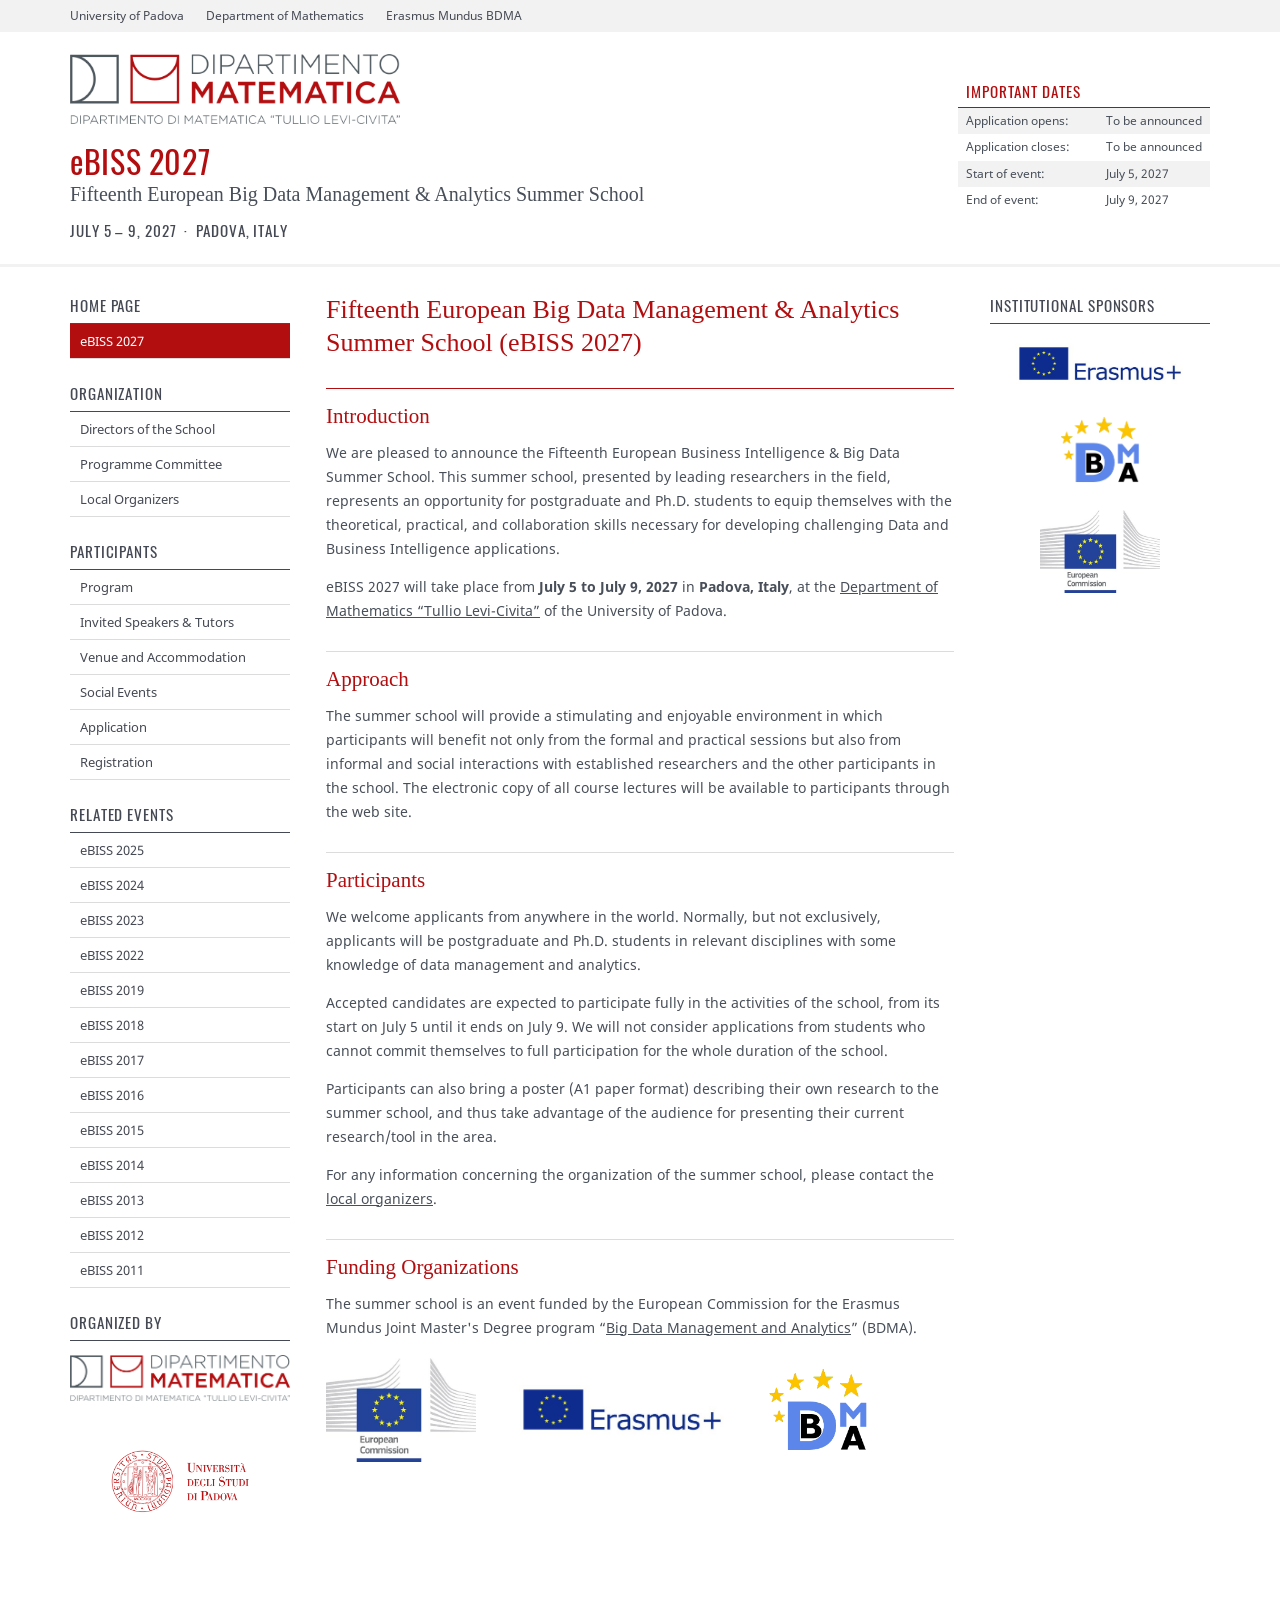
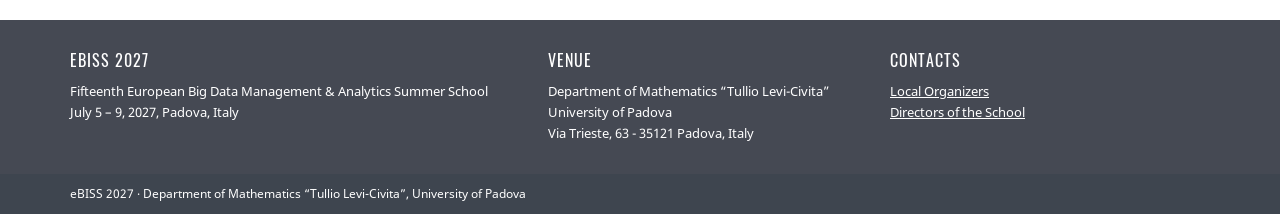
<file: index.html>
<!DOCTYPE html>
<html lang="en">
<head>
	<meta charset="utf-8">
	<meta name="viewport" content="width=device-width, initial-scale=1">
	<title>Fifteenth European Big Data Management &amp; Analytics Summer School (eBISS 2027)</title>
	<meta name="description" content="Fifteenth European Big Data Management &amp; Analytics Summer School (eBISS 2027), July 5 &ndash; 9, 2027, Padova, Italy">
	<meta name="keywords" content="eBISS 2027 Big Data Management &amp; Analytics Summer School European Padova">
	<meta name="robots" content="index, follow">
	<link rel="stylesheet" type="text/css" href="ebiss.css">
</head>
<body>
<a class="skip" href="#contentcolumn">Skip to content</a>

<!-- ============ HEADER (same on every page) ============ -->
<div id="header">
	<div id="topbar">
		<ul>
			<li><a href="https://www.unipd.it/en/" target="_blank" rel="noopener">University of Padova</a></li>
			<li><a href="https://www.math.unipd.it/en/" target="_blank" rel="noopener">Department of Mathematics</a></li>
			<li><a href="https://bdma.ulb.ac.be/" target="_blank" rel="noopener">Erasmus Mundus BDMA</a></li>
		</ul>
	</div>
	<div id="header-inner">
		<div id="logo">
			<a href="https://www.math.unipd.it/en/" target="_blank" rel="noopener"><img class="dm-logo" src="files/logos/dm-unipd.png" width="330" height="70" alt="Department of Mathematics &ldquo;Tullio Levi-Civita&rdquo;, University of Padova"></a>
			<a href="index.html">
				<span class="school-name">eBISS 2027</span>
				<span class="school-title">Fifteenth European Big Data Management &amp; Analytics Summer School</span>
				<span class="school-when">July 5 &ndash; 9, 2027 &nbsp;&middot;&nbsp; Padova, Italy</span>
			</a>
		</div>
		<div id="header-right">
			<table>
				<thead>
				<tr><th colspan="2">Important Dates</th></tr>
				</thead>
				<tbody>
				<tr class="odd"><th>Application opens:</th><td>To be announced</td></tr>
				<tr class="even"><th>Application closes:</th><td>To be announced</td></tr>
				<tr class="odd"><th>Start of event:</th><td>July 5, 2027</td></tr>
				<tr class="even"><th>End of event:</th><td>July 9, 2027</td></tr>
				</tbody>
			</table>
		</div>
	</div>
</div>

<div id="container">

<!-- ============ MAIN CONTENT ============ -->
<div id="contentwrapper">
	<div id="contentcolumn">
		<div class="innertube">
<h1>Fifteenth European Big Data Management &amp; Analytics Summer School (eBISS 2027)</h1>
<h2>Introduction</h2>

<p>We are pleased to announce the Fifteenth European Business Intelligence
&amp; Big Data Summer School. This summer school, presented by leading researchers in
the field, represents an opportunity for postgraduate and Ph.D. students to
equip themselves with the theoretical, practical, and
collaboration skills necessary for developing challenging
Data and Business Intelligence applications.</p>

<p>eBISS 2027 will take place from <b>July 5 to July 9, 2027</b> in <b>Padova, Italy</b>, at the
<a href="venue.html">Department of Mathematics &ldquo;Tullio Levi-Civita&rdquo;</a> of the University of Padova.</p>

<h2>Approach</h2>

<p>
The summer school will provide a stimulating and enjoyable
environment in which participants will benefit not only from
the formal and practical sessions but also from informal and
social interactions with established researchers and the other
participants in the school. The electronic copy of all
course lectures will be available to participants through the
web site.
</p>

<h2>Participants</h2>

<p>
We welcome applicants from anywhere in the world. Normally, but not exclusively, applicants will be postgraduate and Ph.D. students in relevant disciplines with some knowledge of data management and analytics.
</p>

<p>
Accepted candidates are expected to participate fully in the activities of the school,
from its start on July 5 until it ends on July 9. We will not consider applications from students who cannot commit themselves to full
participation for the whole duration of the school.
</p>

<p>
Participants can also bring a poster (A1 paper format) describing
their own research to the summer school, and thus take advantage of the audience for presenting their current research/tool in the area.
</p>

<p>
For any information concerning the organization of the summer school, please contact the
<a href="locals.html">local organizers</a>.
</p>

<h2>Funding Organizations</h2>

<p>
The summer school is an event funded by the European Commission for the Erasmus Mundus Joint Master's Degree program
&ldquo;<a href="https://bdma.ulb.ac.be/">Big Data Management and Analytics</a>&rdquo; (BDMA).
</p>
<div class="logo-row">
	<a href="https://ec.europa.eu/" target="_blank" rel="noopener"><img width="150" height="104" src="files/logos/ec.jpg" alt="European Commission"></a>
	<a href="https://erasmus-plus.ec.europa.eu/" target="_blank" rel="noopener"><img width="220" height="63" src="files/logos/erasmus-plus.jpg" alt="Erasmus+"></a>
	<a href="https://bdma.ulb.ac.be" target="_blank" rel="noopener"><img width="100" height="83" src="files/logos/bdma.png" alt="Big Data Management and Analytics (BDMA)"></a>
</div>
		</div>
	</div>
</div>

<!-- ============ LEFT COLUMN: menu (same on every page) ============ -->
<div id="leftcolumn">
	<input type="checkbox" id="menu-check" aria-label="Show the menu">
	<label id="menu-toggle" for="menu-check">&#9776;&nbsp; Menu</label>
	<div class="innertube">
		<ul>
			<li><div>Home page</div>
			<ul>
				<li class="selected"><a href="index.html" aria-current="page">eBISS 2027</a></li>
			</ul>
			</li>
			<li><div>Organization</div>
			<ul>
				<li><a href="directors.html">Directors of the School</a></li>
				<li><a href="committee.html">Programme Committee</a></li>
				<li><a href="locals.html">Local Organizers</a></li>
			</ul>
			</li>
			<li><div>Participants</div>
			<ul>
				<li><a href="program.html">Program</a></li>
				<li><a href="speakers.html">Invited Speakers &amp; Tutors</a></li>
				<li><a href="venue.html">Venue and Accommodation</a></li>
				<li><a href="social_events.html">Social Events</a></li>
				<li><a href="application.html">Application</a></li>
				<li><a href="registration.html">Registration</a></li>
			</ul>
			</li>
			<li><div>Related Events</div>
			<ul>
				<li><a href="http://cs.ulb.ac.be/conferences/ebiss2025/" target="_blank" rel="noopener">eBISS 2025</a></li>
				<li><a href="http://cs.ulb.ac.be/conferences/ebiss2024/" target="_blank" rel="noopener">eBISS 2024</a></li>
				<li><a href="http://cs.ulb.ac.be/conferences/ebiss2023/" target="_blank" rel="noopener">eBISS 2023</a></li>
				<li><a href="http://cs.ulb.ac.be/conferences/ebiss2022/" target="_blank" rel="noopener">eBISS 2022</a></li>
				<li><a href="http://cs.ulb.ac.be/conferences/ebiss2019/" target="_blank" rel="noopener">eBISS 2019</a></li>
				<li><a href="http://cs.ulb.ac.be/conferences/ebiss2018/" target="_blank" rel="noopener">eBISS 2018</a></li>
				<li><a href="http://cs.ulb.ac.be/conferences/ebiss2017/" target="_blank" rel="noopener">eBISS 2017</a></li>
				<li><a href="http://cs.ulb.ac.be/conferences/ebiss2016/" target="_blank" rel="noopener">eBISS 2016</a></li>
				<li><a href="http://cs.ulb.ac.be/conferences/ebiss2015/" target="_blank" rel="noopener">eBISS 2015</a></li>
				<li><a href="http://cs.ulb.ac.be/conferences/ebiss2014/" target="_blank" rel="noopener">eBISS 2014</a></li>
				<li><a href="http://cs.ulb.ac.be/conferences/ebiss2013/" target="_blank" rel="noopener">eBISS 2013</a></li>
				<li><a href="http://cs.ulb.ac.be/conferences/ebiss2012/" target="_blank" rel="noopener">eBISS 2012</a></li>
				<li><a href="http://cs.ulb.ac.be/conferences/ebiss2011/" target="_blank" rel="noopener">eBISS 2011</a></li>
			</ul>
			</li>
			<li><div>Organized by</div>
			<ul class="logo">
				<li><a href="https://www.math.unipd.it/en/" target="_blank" rel="noopener"><img src="files/logos/dm-unipd.png" width="220" height="46" alt="Department of Mathematics &ldquo;Tullio Levi-Civita&rdquo;"></a></li>
				<li><a href="https://www.unipd.it/en/" target="_blank" rel="noopener"><img src="files/logos/unipd.png" width="170" height="123" alt="University of Padova"></a></li>
			</ul>
			</li>
		</ul>
	</div>
</div>

<!-- ============ RIGHT COLUMN: sponsors (same on every page) ============ -->
<div id="rightcolumn">
	<div class="innertube">
		<div class="sponsors">
			<h3>Institutional sponsors</h3>
			<p><a href="https://erasmus-plus.ec.europa.eu/" target="_blank" rel="noopener"><img width="180" height="51" src="files/logos/erasmus-plus.jpg" alt="Erasmus+"></a></p>
			<p><a href="https://bdma.ulb.ac.be" target="_blank" rel="noopener"><img width="80" height="67" src="files/logos/bdma.png" alt="Big Data Management and Analytics (BDMA)"></a></p>
			<p><a href="https://ec.europa.eu" target="_blank" rel="noopener"><img width="120" height="83" src="files/logos/ec.jpg" alt="European Commission"></a></p>
		</div>
	</div>
</div>

</div>

<!-- ============ FOOTER (same on every page) ============ -->
<div id="footer">
	<div id="footer-top">
		<div>
			<h2>eBISS 2027</h2>
			<ul>
				<li>Fifteenth European Big Data Management &amp; Analytics Summer School</li>
				<li>July 5 &ndash; 9, 2027, Padova, Italy</li>
			</ul>
		</div>
		<div>
			<h2>Venue</h2>
			<ul>
				<li>Department of Mathematics &ldquo;Tullio Levi-Civita&rdquo;</li>
				<li>University of Padova</li>
				<li>Via Trieste, 63 - 35121 Padova, Italy</li>
			</ul>
		</div>
		<div>
			<h2>Contacts</h2>
			<ul>
				<li><a href="locals.html">Local Organizers</a></li>
				<li><a href="directors.html">Directors of the School</a></li>
			</ul>
		</div>
	</div>
	<div id="footer-bottom"><p>eBISS 2027 &middot; Department of Mathematics &ldquo;Tullio Levi-Civita&rdquo;, University of Padova</p></div>
</div>

</body>
</html>
</file>
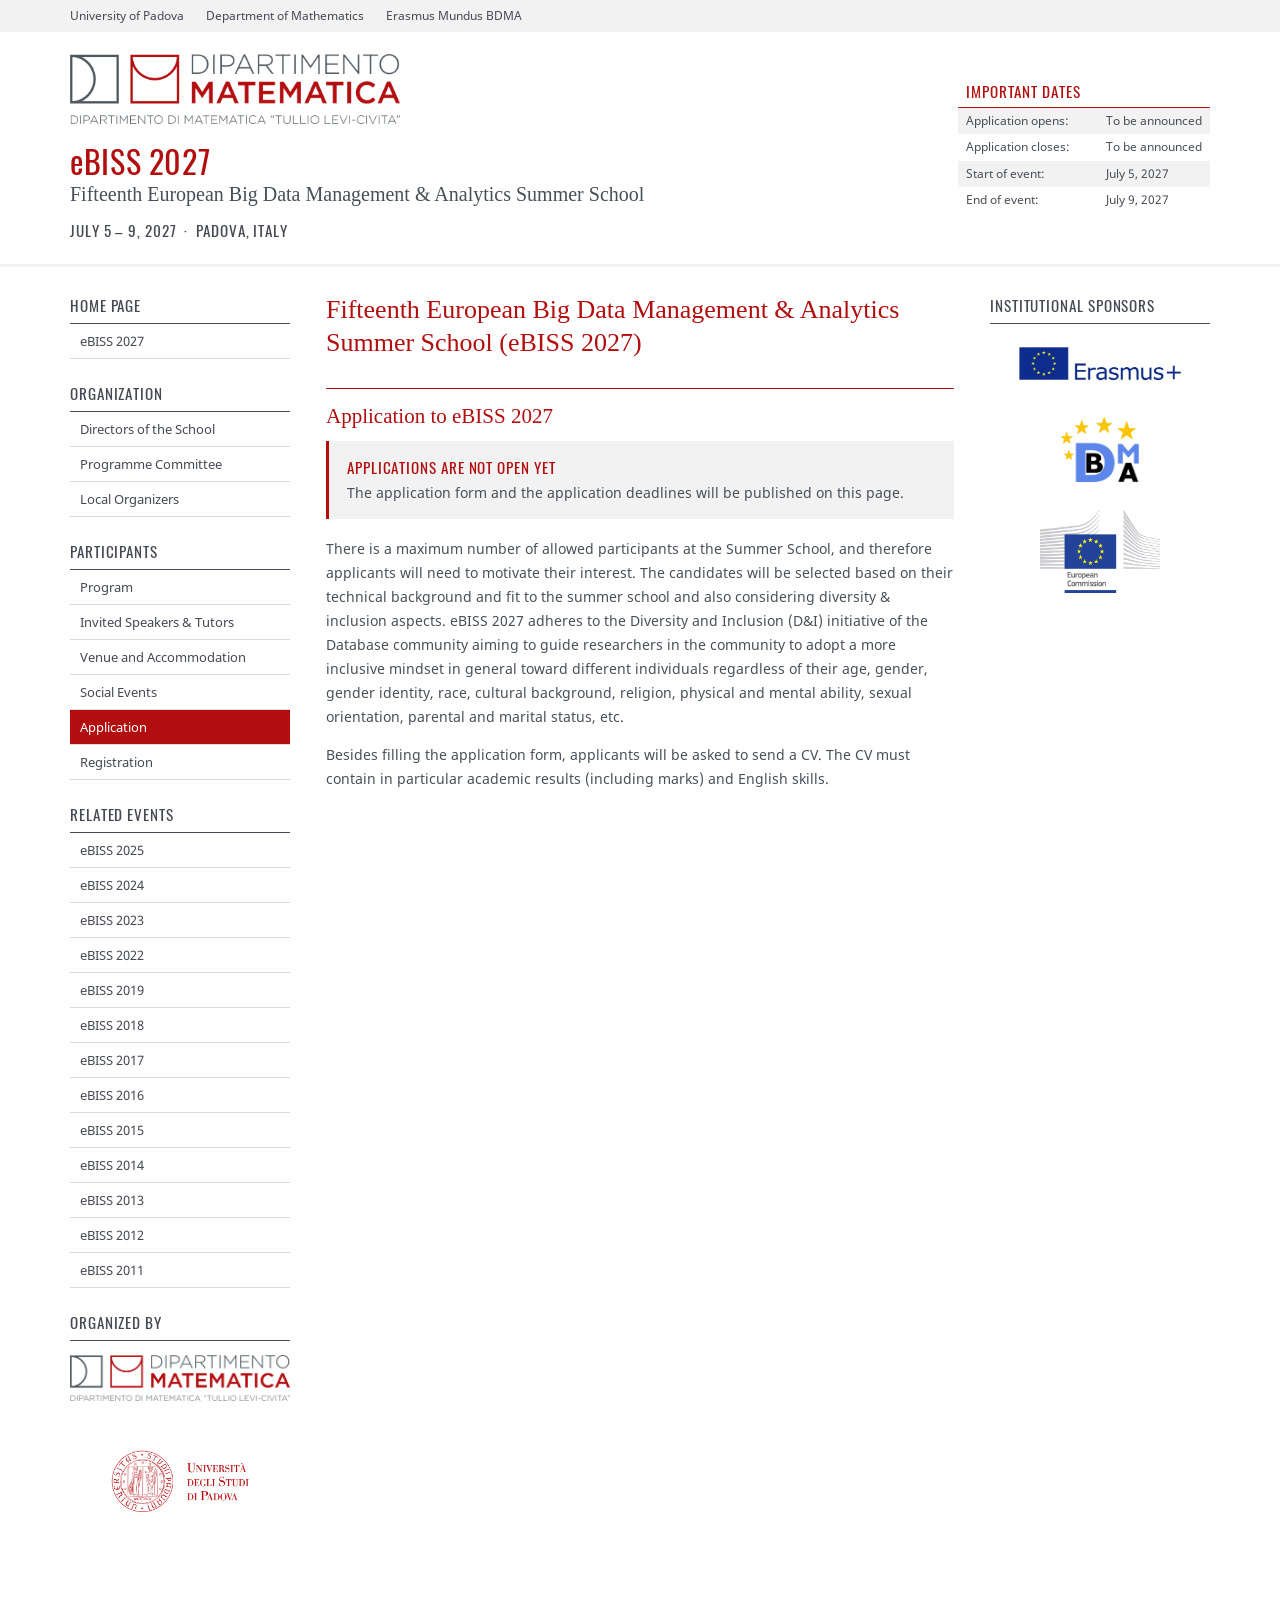
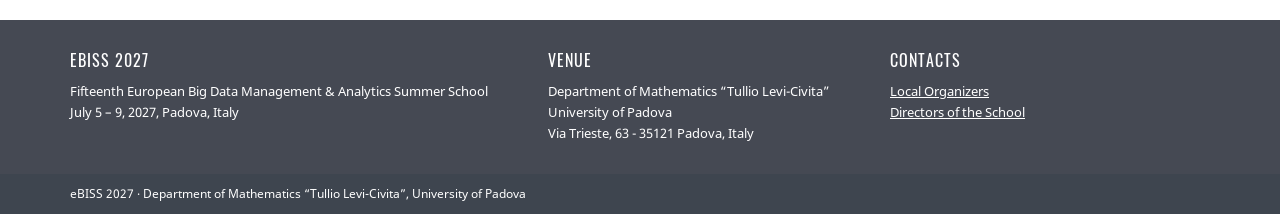
<file: application.html>
<!DOCTYPE html>
<html lang="en">
<head>
	<meta charset="utf-8">
	<meta name="viewport" content="width=device-width, initial-scale=1">
	<title>Fifteenth European Big Data Management &amp; Analytics Summer School (eBISS 2027)</title>
	<meta name="description" content="Fifteenth European Big Data Management &amp; Analytics Summer School (eBISS 2027), July 5 &ndash; 9, 2027, Padova, Italy">
	<meta name="keywords" content="eBISS 2027 Big Data Management &amp; Analytics Summer School European Padova">
	<meta name="robots" content="index, follow">
	<link rel="stylesheet" type="text/css" href="ebiss.css">
</head>
<body>
<a class="skip" href="#contentcolumn">Skip to content</a>

<!-- ============ HEADER (same on every page) ============ -->
<div id="header">
	<div id="topbar">
		<ul>
			<li><a href="https://www.unipd.it/en/" target="_blank" rel="noopener">University of Padova</a></li>
			<li><a href="https://www.math.unipd.it/en/" target="_blank" rel="noopener">Department of Mathematics</a></li>
			<li><a href="https://bdma.ulb.ac.be/" target="_blank" rel="noopener">Erasmus Mundus BDMA</a></li>
		</ul>
	</div>
	<div id="header-inner">
		<div id="logo">
			<a href="https://www.math.unipd.it/en/" target="_blank" rel="noopener"><img class="dm-logo" src="files/logos/dm-unipd.png" width="330" height="70" alt="Department of Mathematics &ldquo;Tullio Levi-Civita&rdquo;, University of Padova"></a>
			<a href="index.html">
				<span class="school-name">eBISS 2027</span>
				<span class="school-title">Fifteenth European Big Data Management &amp; Analytics Summer School</span>
				<span class="school-when">July 5 &ndash; 9, 2027 &nbsp;&middot;&nbsp; Padova, Italy</span>
			</a>
		</div>
		<div id="header-right">
			<table>
				<thead>
				<tr><th colspan="2">Important Dates</th></tr>
				</thead>
				<tbody>
				<tr class="odd"><th>Application opens:</th><td>To be announced</td></tr>
				<tr class="even"><th>Application closes:</th><td>To be announced</td></tr>
				<tr class="odd"><th>Start of event:</th><td>July 5, 2027</td></tr>
				<tr class="even"><th>End of event:</th><td>July 9, 2027</td></tr>
				</tbody>
			</table>
		</div>
	</div>
</div>

<div id="container">

<!-- ============ MAIN CONTENT ============ -->
<div id="contentwrapper">
	<div id="contentcolumn">
		<div class="innertube">
<h1>Fifteenth European Big Data Management &amp; Analytics Summer School (eBISS 2027)</h1>
<h2>Application to eBISS 2027</h2>

<div class="notice">
	<strong>Applications are not open yet</strong>
	The application form and the application deadlines will be published on this page.
</div>

<p>There is a maximum number of allowed participants at the Summer School, and therefore applicants will need to motivate their interest. The candidates will be selected based on their technical background and fit to the summer school and also considering diversity &amp; inclusion aspects. eBISS 2027 adheres to the Diversity and Inclusion (D&amp;I) initiative of the Database community aiming to guide researchers in the community to adopt a more inclusive mindset in general toward different individuals regardless of their age, gender, gender identity, race, cultural background, religion, physical and mental ability, sexual orientation, parental and marital status, etc.</p>

<p>Besides filling the application form, applicants will be asked to send a CV. The CV must contain in particular academic results (including marks) and English skills.</p>

<!-- When applications open, replace the notice above with the form, for example:
<iframe src="https://docs.google.com/forms/d/e/FORM_ID/viewform?embedded=true" title="Application form" style="width:100%;height:800px;border:0">Loading…</iframe>
-->
		</div>
	</div>
</div>

<!-- ============ LEFT COLUMN: menu (same on every page) ============ -->
<div id="leftcolumn">
	<input type="checkbox" id="menu-check" aria-label="Show the menu">
	<label id="menu-toggle" for="menu-check">&#9776;&nbsp; Menu</label>
	<div class="innertube">
		<ul>
			<li><div>Home page</div>
			<ul>
				<li><a href="index.html">eBISS 2027</a></li>
			</ul>
			</li>
			<li><div>Organization</div>
			<ul>
				<li><a href="directors.html">Directors of the School</a></li>
				<li><a href="committee.html">Programme Committee</a></li>
				<li><a href="locals.html">Local Organizers</a></li>
			</ul>
			</li>
			<li><div>Participants</div>
			<ul>
				<li><a href="program.html">Program</a></li>
				<li><a href="speakers.html">Invited Speakers &amp; Tutors</a></li>
				<li><a href="venue.html">Venue and Accommodation</a></li>
				<li><a href="social_events.html">Social Events</a></li>
				<li class="selected"><a href="application.html" aria-current="page">Application</a></li>
				<li><a href="registration.html">Registration</a></li>
			</ul>
			</li>
			<li><div>Related Events</div>
			<ul>
				<li><a href="http://cs.ulb.ac.be/conferences/ebiss2025/" target="_blank" rel="noopener">eBISS 2025</a></li>
				<li><a href="http://cs.ulb.ac.be/conferences/ebiss2024/" target="_blank" rel="noopener">eBISS 2024</a></li>
				<li><a href="http://cs.ulb.ac.be/conferences/ebiss2023/" target="_blank" rel="noopener">eBISS 2023</a></li>
				<li><a href="http://cs.ulb.ac.be/conferences/ebiss2022/" target="_blank" rel="noopener">eBISS 2022</a></li>
				<li><a href="http://cs.ulb.ac.be/conferences/ebiss2019/" target="_blank" rel="noopener">eBISS 2019</a></li>
				<li><a href="http://cs.ulb.ac.be/conferences/ebiss2018/" target="_blank" rel="noopener">eBISS 2018</a></li>
				<li><a href="http://cs.ulb.ac.be/conferences/ebiss2017/" target="_blank" rel="noopener">eBISS 2017</a></li>
				<li><a href="http://cs.ulb.ac.be/conferences/ebiss2016/" target="_blank" rel="noopener">eBISS 2016</a></li>
				<li><a href="http://cs.ulb.ac.be/conferences/ebiss2015/" target="_blank" rel="noopener">eBISS 2015</a></li>
				<li><a href="http://cs.ulb.ac.be/conferences/ebiss2014/" target="_blank" rel="noopener">eBISS 2014</a></li>
				<li><a href="http://cs.ulb.ac.be/conferences/ebiss2013/" target="_blank" rel="noopener">eBISS 2013</a></li>
				<li><a href="http://cs.ulb.ac.be/conferences/ebiss2012/" target="_blank" rel="noopener">eBISS 2012</a></li>
				<li><a href="http://cs.ulb.ac.be/conferences/ebiss2011/" target="_blank" rel="noopener">eBISS 2011</a></li>
			</ul>
			</li>
			<li><div>Organized by</div>
			<ul class="logo">
				<li><a href="https://www.math.unipd.it/en/" target="_blank" rel="noopener"><img src="files/logos/dm-unipd.png" width="220" height="46" alt="Department of Mathematics &ldquo;Tullio Levi-Civita&rdquo;"></a></li>
				<li><a href="https://www.unipd.it/en/" target="_blank" rel="noopener"><img src="files/logos/unipd.png" width="170" height="123" alt="University of Padova"></a></li>
			</ul>
			</li>
		</ul>
	</div>
</div>

<!-- ============ RIGHT COLUMN: sponsors (same on every page) ============ -->
<div id="rightcolumn">
	<div class="innertube">
		<div class="sponsors">
			<h3>Institutional sponsors</h3>
			<p><a href="https://erasmus-plus.ec.europa.eu/" target="_blank" rel="noopener"><img width="180" height="51" src="files/logos/erasmus-plus.jpg" alt="Erasmus+"></a></p>
			<p><a href="https://bdma.ulb.ac.be" target="_blank" rel="noopener"><img width="80" height="67" src="files/logos/bdma.png" alt="Big Data Management and Analytics (BDMA)"></a></p>
			<p><a href="https://ec.europa.eu" target="_blank" rel="noopener"><img width="120" height="83" src="files/logos/ec.jpg" alt="European Commission"></a></p>
		</div>
	</div>
</div>

</div>

<!-- ============ FOOTER (same on every page) ============ -->
<div id="footer">
	<div id="footer-top">
		<div>
			<h2>eBISS 2027</h2>
			<ul>
				<li>Fifteenth European Big Data Management &amp; Analytics Summer School</li>
				<li>July 5 &ndash; 9, 2027, Padova, Italy</li>
			</ul>
		</div>
		<div>
			<h2>Venue</h2>
			<ul>
				<li>Department of Mathematics &ldquo;Tullio Levi-Civita&rdquo;</li>
				<li>University of Padova</li>
				<li>Via Trieste, 63 - 35121 Padova, Italy</li>
			</ul>
		</div>
		<div>
			<h2>Contacts</h2>
			<ul>
				<li><a href="locals.html">Local Organizers</a></li>
				<li><a href="directors.html">Directors of the School</a></li>
			</ul>
		</div>
	</div>
	<div id="footer-bottom"><p>eBISS 2027 &middot; Department of Mathematics &ldquo;Tullio Levi-Civita&rdquo;, University of Padova</p></div>
</div>

</body>
</html>
</file>
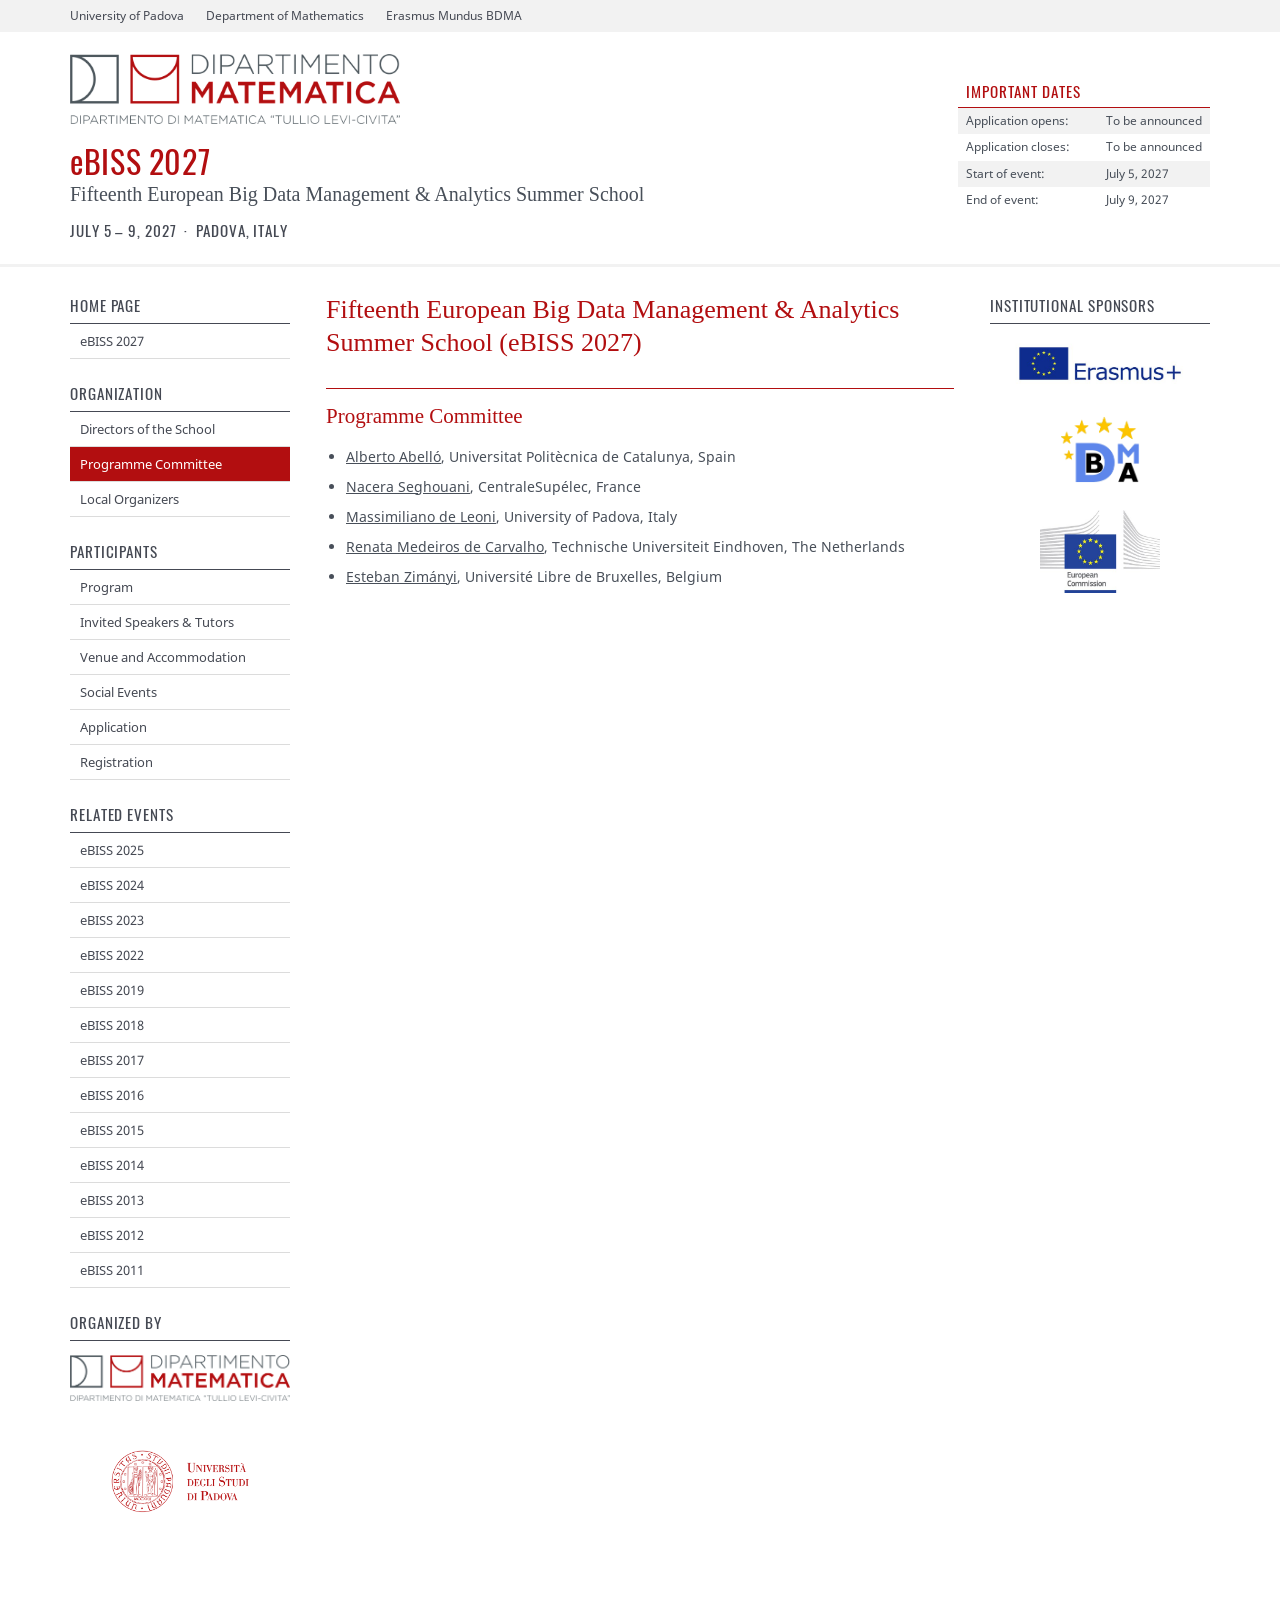
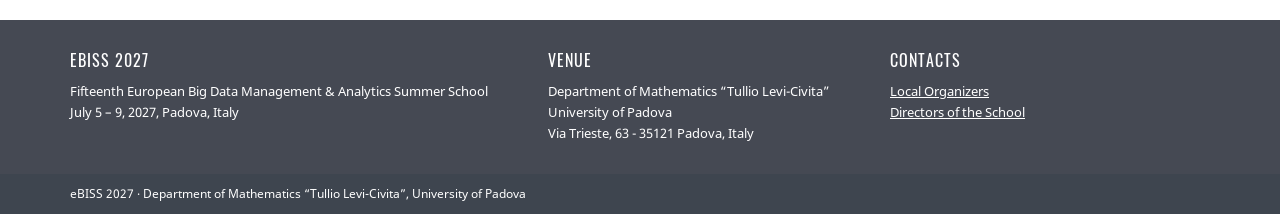
<file: committee.html>
<!DOCTYPE html>
<html lang="en">
<head>
	<meta charset="utf-8">
	<meta name="viewport" content="width=device-width, initial-scale=1">
	<title>Fifteenth European Big Data Management &amp; Analytics Summer School (eBISS 2027)</title>
	<meta name="description" content="Fifteenth European Big Data Management &amp; Analytics Summer School (eBISS 2027), July 5 &ndash; 9, 2027, Padova, Italy">
	<meta name="keywords" content="eBISS 2027 Big Data Management &amp; Analytics Summer School European Padova">
	<meta name="robots" content="index, follow">
	<link rel="stylesheet" type="text/css" href="ebiss.css">
</head>
<body>
<a class="skip" href="#contentcolumn">Skip to content</a>

<!-- ============ HEADER (same on every page) ============ -->
<div id="header">
	<div id="topbar">
		<ul>
			<li><a href="https://www.unipd.it/en/" target="_blank" rel="noopener">University of Padova</a></li>
			<li><a href="https://www.math.unipd.it/en/" target="_blank" rel="noopener">Department of Mathematics</a></li>
			<li><a href="https://bdma.ulb.ac.be/" target="_blank" rel="noopener">Erasmus Mundus BDMA</a></li>
		</ul>
	</div>
	<div id="header-inner">
		<div id="logo">
			<a href="https://www.math.unipd.it/en/" target="_blank" rel="noopener"><img class="dm-logo" src="files/logos/dm-unipd.png" width="330" height="70" alt="Department of Mathematics &ldquo;Tullio Levi-Civita&rdquo;, University of Padova"></a>
			<a href="index.html">
				<span class="school-name">eBISS 2027</span>
				<span class="school-title">Fifteenth European Big Data Management &amp; Analytics Summer School</span>
				<span class="school-when">July 5 &ndash; 9, 2027 &nbsp;&middot;&nbsp; Padova, Italy</span>
			</a>
		</div>
		<div id="header-right">
			<table>
				<thead>
				<tr><th colspan="2">Important Dates</th></tr>
				</thead>
				<tbody>
				<tr class="odd"><th>Application opens:</th><td>To be announced</td></tr>
				<tr class="even"><th>Application closes:</th><td>To be announced</td></tr>
				<tr class="odd"><th>Start of event:</th><td>July 5, 2027</td></tr>
				<tr class="even"><th>End of event:</th><td>July 9, 2027</td></tr>
				</tbody>
			</table>
		</div>
	</div>
</div>

<div id="container">

<!-- ============ MAIN CONTENT ============ -->
<div id="contentwrapper">
	<div id="contentcolumn">
		<div class="innertube">
<h1>Fifteenth European Big Data Management &amp; Analytics Summer School (eBISS 2027)</h1>
<h2>Programme Committee</h2>

<ul>
	<li><a href="https://www.essi.upc.edu/dtim/people/alberto" target="_blank" rel="noopener">Alberto Abell&oacute;</a>, Universitat Polit&egrave;cnica de Catalunya, Spain</li>
	<li><a href="https://wdi.centralesupelec.fr/seghouani/" target="_blank" rel="noopener">Nacera Seghouani</a>, CentraleSup&eacute;lec, France</li>
	<li><a href="https://www.math.unipd.it/~deleoni/" target="_blank" rel="noopener">Massimiliano de Leoni</a>, University of Padova, Italy</li>
	<li><a href="https://www.tue.nl/en/research/researchers/renata-medeiros-de-carvalho" target="_blank" rel="noopener">Renata Medeiros de Carvalho</a>, Technische Universiteit Eindhoven, The Netherlands</li>
	<li><a href="http://cs.ulb.ac.be/members/esteban/" target="_blank" rel="noopener">Esteban Zim&aacute;nyi</a>, Universit&eacute; Libre de Bruxelles, Belgium</li>
</ul>
		</div>
	</div>
</div>

<!-- ============ LEFT COLUMN: menu (same on every page) ============ -->
<div id="leftcolumn">
	<input type="checkbox" id="menu-check" aria-label="Show the menu">
	<label id="menu-toggle" for="menu-check">&#9776;&nbsp; Menu</label>
	<div class="innertube">
		<ul>
			<li><div>Home page</div>
			<ul>
				<li><a href="index.html">eBISS 2027</a></li>
			</ul>
			</li>
			<li><div>Organization</div>
			<ul>
				<li><a href="directors.html">Directors of the School</a></li>
				<li class="selected"><a href="committee.html" aria-current="page">Programme Committee</a></li>
				<li><a href="locals.html">Local Organizers</a></li>
			</ul>
			</li>
			<li><div>Participants</div>
			<ul>
				<li><a href="program.html">Program</a></li>
				<li><a href="speakers.html">Invited Speakers &amp; Tutors</a></li>
				<li><a href="venue.html">Venue and Accommodation</a></li>
				<li><a href="social_events.html">Social Events</a></li>
				<li><a href="application.html">Application</a></li>
				<li><a href="registration.html">Registration</a></li>
			</ul>
			</li>
			<li><div>Related Events</div>
			<ul>
				<li><a href="http://cs.ulb.ac.be/conferences/ebiss2025/" target="_blank" rel="noopener">eBISS 2025</a></li>
				<li><a href="http://cs.ulb.ac.be/conferences/ebiss2024/" target="_blank" rel="noopener">eBISS 2024</a></li>
				<li><a href="http://cs.ulb.ac.be/conferences/ebiss2023/" target="_blank" rel="noopener">eBISS 2023</a></li>
				<li><a href="http://cs.ulb.ac.be/conferences/ebiss2022/" target="_blank" rel="noopener">eBISS 2022</a></li>
				<li><a href="http://cs.ulb.ac.be/conferences/ebiss2019/" target="_blank" rel="noopener">eBISS 2019</a></li>
				<li><a href="http://cs.ulb.ac.be/conferences/ebiss2018/" target="_blank" rel="noopener">eBISS 2018</a></li>
				<li><a href="http://cs.ulb.ac.be/conferences/ebiss2017/" target="_blank" rel="noopener">eBISS 2017</a></li>
				<li><a href="http://cs.ulb.ac.be/conferences/ebiss2016/" target="_blank" rel="noopener">eBISS 2016</a></li>
				<li><a href="http://cs.ulb.ac.be/conferences/ebiss2015/" target="_blank" rel="noopener">eBISS 2015</a></li>
				<li><a href="http://cs.ulb.ac.be/conferences/ebiss2014/" target="_blank" rel="noopener">eBISS 2014</a></li>
				<li><a href="http://cs.ulb.ac.be/conferences/ebiss2013/" target="_blank" rel="noopener">eBISS 2013</a></li>
				<li><a href="http://cs.ulb.ac.be/conferences/ebiss2012/" target="_blank" rel="noopener">eBISS 2012</a></li>
				<li><a href="http://cs.ulb.ac.be/conferences/ebiss2011/" target="_blank" rel="noopener">eBISS 2011</a></li>
			</ul>
			</li>
			<li><div>Organized by</div>
			<ul class="logo">
				<li><a href="https://www.math.unipd.it/en/" target="_blank" rel="noopener"><img src="files/logos/dm-unipd.png" width="220" height="46" alt="Department of Mathematics &ldquo;Tullio Levi-Civita&rdquo;"></a></li>
				<li><a href="https://www.unipd.it/en/" target="_blank" rel="noopener"><img src="files/logos/unipd.png" width="170" height="123" alt="University of Padova"></a></li>
			</ul>
			</li>
		</ul>
	</div>
</div>

<!-- ============ RIGHT COLUMN: sponsors (same on every page) ============ -->
<div id="rightcolumn">
	<div class="innertube">
		<div class="sponsors">
			<h3>Institutional sponsors</h3>
			<p><a href="https://erasmus-plus.ec.europa.eu/" target="_blank" rel="noopener"><img width="180" height="51" src="files/logos/erasmus-plus.jpg" alt="Erasmus+"></a></p>
			<p><a href="https://bdma.ulb.ac.be" target="_blank" rel="noopener"><img width="80" height="67" src="files/logos/bdma.png" alt="Big Data Management and Analytics (BDMA)"></a></p>
			<p><a href="https://ec.europa.eu" target="_blank" rel="noopener"><img width="120" height="83" src="files/logos/ec.jpg" alt="European Commission"></a></p>
		</div>
	</div>
</div>

</div>

<!-- ============ FOOTER (same on every page) ============ -->
<div id="footer">
	<div id="footer-top">
		<div>
			<h2>eBISS 2027</h2>
			<ul>
				<li>Fifteenth European Big Data Management &amp; Analytics Summer School</li>
				<li>July 5 &ndash; 9, 2027, Padova, Italy</li>
			</ul>
		</div>
		<div>
			<h2>Venue</h2>
			<ul>
				<li>Department of Mathematics &ldquo;Tullio Levi-Civita&rdquo;</li>
				<li>University of Padova</li>
				<li>Via Trieste, 63 - 35121 Padova, Italy</li>
			</ul>
		</div>
		<div>
			<h2>Contacts</h2>
			<ul>
				<li><a href="locals.html">Local Organizers</a></li>
				<li><a href="directors.html">Directors of the School</a></li>
			</ul>
		</div>
	</div>
	<div id="footer-bottom"><p>eBISS 2027 &middot; Department of Mathematics &ldquo;Tullio Levi-Civita&rdquo;, University of Padova</p></div>
</div>

</body>
</html>
</file>
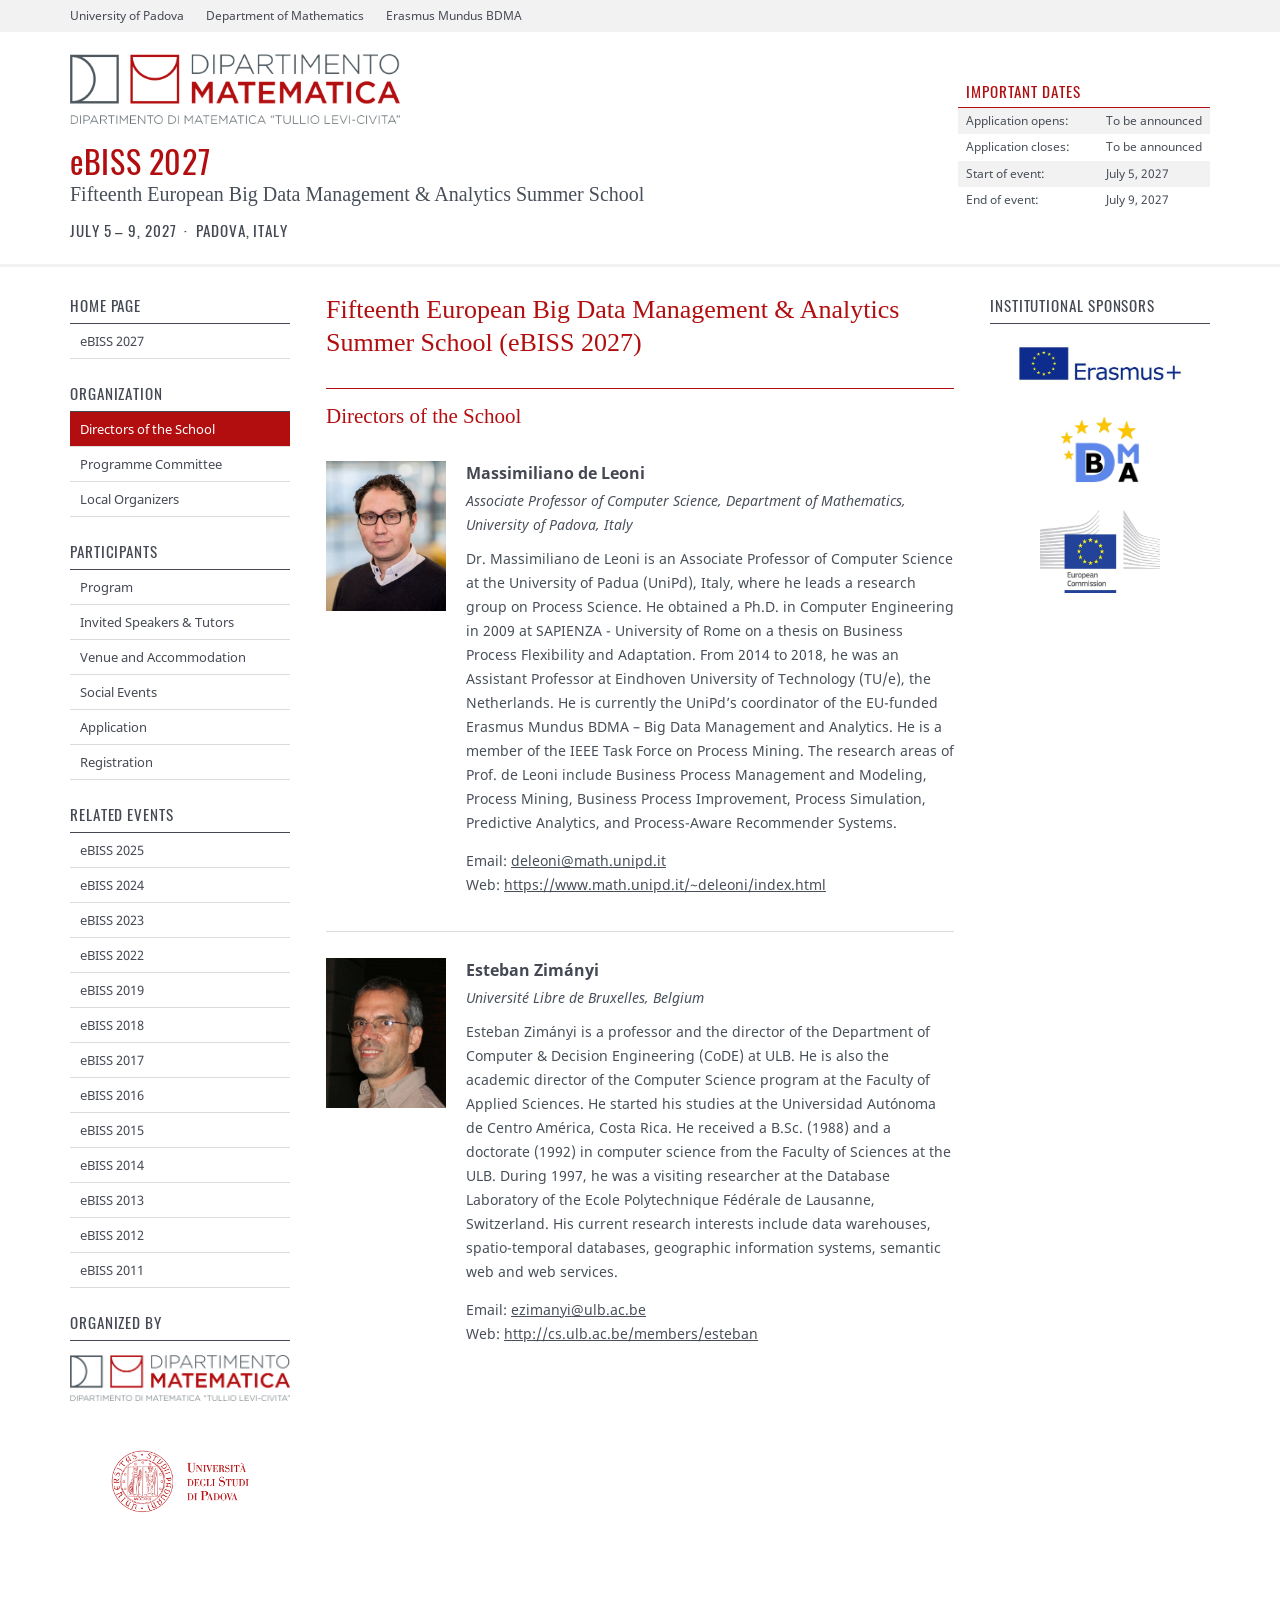
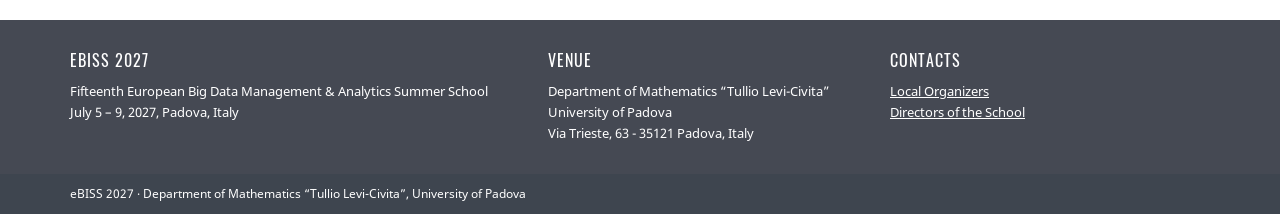
<file: directors.html>
<!DOCTYPE html>
<html lang="en">
<head>
	<meta charset="utf-8">
	<meta name="viewport" content="width=device-width, initial-scale=1">
	<title>Fifteenth European Big Data Management &amp; Analytics Summer School (eBISS 2027)</title>
	<meta name="description" content="Fifteenth European Big Data Management &amp; Analytics Summer School (eBISS 2027), July 5 &ndash; 9, 2027, Padova, Italy">
	<meta name="keywords" content="eBISS 2027 Big Data Management &amp; Analytics Summer School European Padova">
	<meta name="robots" content="index, follow">
	<link rel="stylesheet" type="text/css" href="ebiss.css">
</head>
<body>
<a class="skip" href="#contentcolumn">Skip to content</a>

<!-- ============ HEADER (same on every page) ============ -->
<div id="header">
	<div id="topbar">
		<ul>
			<li><a href="https://www.unipd.it/en/" target="_blank" rel="noopener">University of Padova</a></li>
			<li><a href="https://www.math.unipd.it/en/" target="_blank" rel="noopener">Department of Mathematics</a></li>
			<li><a href="https://bdma.ulb.ac.be/" target="_blank" rel="noopener">Erasmus Mundus BDMA</a></li>
		</ul>
	</div>
	<div id="header-inner">
		<div id="logo">
			<a href="https://www.math.unipd.it/en/" target="_blank" rel="noopener"><img class="dm-logo" src="files/logos/dm-unipd.png" width="330" height="70" alt="Department of Mathematics &ldquo;Tullio Levi-Civita&rdquo;, University of Padova"></a>
			<a href="index.html">
				<span class="school-name">eBISS 2027</span>
				<span class="school-title">Fifteenth European Big Data Management &amp; Analytics Summer School</span>
				<span class="school-when">July 5 &ndash; 9, 2027 &nbsp;&middot;&nbsp; Padova, Italy</span>
			</a>
		</div>
		<div id="header-right">
			<table>
				<thead>
				<tr><th colspan="2">Important Dates</th></tr>
				</thead>
				<tbody>
				<tr class="odd"><th>Application opens:</th><td>To be announced</td></tr>
				<tr class="even"><th>Application closes:</th><td>To be announced</td></tr>
				<tr class="odd"><th>Start of event:</th><td>July 5, 2027</td></tr>
				<tr class="even"><th>End of event:</th><td>July 9, 2027</td></tr>
				</tbody>
			</table>
		</div>
	</div>
</div>

<div id="container">

<!-- ============ MAIN CONTENT ============ -->
<div id="contentwrapper">
	<div id="contentcolumn">
		<div class="innertube">
<h1>Fifteenth European Big Data Management &amp; Analytics Summer School (eBISS 2027)</h1>
<h2>Directors of the School</h2>

<ul class="people">
<li>
	<a href="https://www.math.unipd.it/~deleoni/index.html"><img class="photo" src="files/people/massimiliano-de-leoni.jpg" width="120" height="150" alt="Massimiliano de Leoni"></a>
	<div>
		<h3>Massimiliano de Leoni</h3>
		<div class="affiliation">Associate Professor of Computer Science, Department of Mathematics, University of Padova, Italy</div>
		<p>
		Dr. Massimiliano de Leoni is an Associate Professor of Computer Science at the University of Padua (UniPd), Italy, where he leads a research group on Process Science. He obtained a Ph.D. in Computer Engineering in 2009 at SAPIENZA - University of Rome on a thesis on Business Process Flexibility and Adaptation. From 2014 to 2018, he was an Assistant Professor at Eindhoven University of Technology (TU/e), the Netherlands. He is currently the UniPd&rsquo;s coordinator of the EU-funded Erasmus Mundus BDMA &ndash; Big Data Management and Analytics. He is a member of the IEEE Task Force on Process Mining. The research areas of Prof. de Leoni include Business Process Management and Modeling, Process Mining, Business Process Improvement, Process Simulation, Predictive Analytics, and Process-Aware Recommender Systems.
		</p>
		<p>
		Email: <a href="mailto:deleoni@math.unipd.it">deleoni@math.unipd.it</a><br>
		Web: <a href="https://www.math.unipd.it/~deleoni/index.html" target="_blank" rel="noopener">https://www.math.unipd.it/~deleoni/index.html</a>
		</p>
	</div>
</li>
<li>
	<a href="http://cs.ulb.ac.be/members/esteban"><img class="photo" src="files/people/esteban-zimanyi.jpg" width="120" height="150" alt="Esteban Zim&aacute;nyi"></a>
	<div>
		<h3>Esteban Zim&aacute;nyi</h3>
		<div class="affiliation">Universit&eacute; Libre de Bruxelles, Belgium</div>
		<p>
		Esteban Zim&aacute;nyi is a professor and the director of the Department of
		Computer &amp; Decision Engineering (CoDE) at ULB. He is also the academic
		director of the Computer Science program at the Faculty of Applied
		Sciences. He started his studies at the Universidad Aut&oacute;noma de Centro
		Am&eacute;rica, Costa Rica. He received a B.Sc. (1988) and a doctorate (1992)
		in computer science from the Faculty of Sciences at the ULB. During
		1997, he was a visiting researcher at the Database Laboratory of the
		Ecole Polytechnique F&eacute;d&eacute;rale de Lausanne, Switzerland. His current
		research interests include data warehouses, spatio-temporal databases,
		geographic information systems, semantic web and web services.
		</p>
		<p>
		Email: <a href="mailto:ezimanyi@ulb.ac.be">ezimanyi@ulb.ac.be</a><br>
		Web: <a href="http://cs.ulb.ac.be/members/esteban" target="_blank" rel="noopener">http://cs.ulb.ac.be/members/esteban</a>
		</p>
	</div>
</li>
</ul>
		</div>
	</div>
</div>

<!-- ============ LEFT COLUMN: menu (same on every page) ============ -->
<div id="leftcolumn">
	<input type="checkbox" id="menu-check" aria-label="Show the menu">
	<label id="menu-toggle" for="menu-check">&#9776;&nbsp; Menu</label>
	<div class="innertube">
		<ul>
			<li><div>Home page</div>
			<ul>
				<li><a href="index.html">eBISS 2027</a></li>
			</ul>
			</li>
			<li><div>Organization</div>
			<ul>
				<li class="selected"><a href="directors.html" aria-current="page">Directors of the School</a></li>
				<li><a href="committee.html">Programme Committee</a></li>
				<li><a href="locals.html">Local Organizers</a></li>
			</ul>
			</li>
			<li><div>Participants</div>
			<ul>
				<li><a href="program.html">Program</a></li>
				<li><a href="speakers.html">Invited Speakers &amp; Tutors</a></li>
				<li><a href="venue.html">Venue and Accommodation</a></li>
				<li><a href="social_events.html">Social Events</a></li>
				<li><a href="application.html">Application</a></li>
				<li><a href="registration.html">Registration</a></li>
			</ul>
			</li>
			<li><div>Related Events</div>
			<ul>
				<li><a href="http://cs.ulb.ac.be/conferences/ebiss2025/" target="_blank" rel="noopener">eBISS 2025</a></li>
				<li><a href="http://cs.ulb.ac.be/conferences/ebiss2024/" target="_blank" rel="noopener">eBISS 2024</a></li>
				<li><a href="http://cs.ulb.ac.be/conferences/ebiss2023/" target="_blank" rel="noopener">eBISS 2023</a></li>
				<li><a href="http://cs.ulb.ac.be/conferences/ebiss2022/" target="_blank" rel="noopener">eBISS 2022</a></li>
				<li><a href="http://cs.ulb.ac.be/conferences/ebiss2019/" target="_blank" rel="noopener">eBISS 2019</a></li>
				<li><a href="http://cs.ulb.ac.be/conferences/ebiss2018/" target="_blank" rel="noopener">eBISS 2018</a></li>
				<li><a href="http://cs.ulb.ac.be/conferences/ebiss2017/" target="_blank" rel="noopener">eBISS 2017</a></li>
				<li><a href="http://cs.ulb.ac.be/conferences/ebiss2016/" target="_blank" rel="noopener">eBISS 2016</a></li>
				<li><a href="http://cs.ulb.ac.be/conferences/ebiss2015/" target="_blank" rel="noopener">eBISS 2015</a></li>
				<li><a href="http://cs.ulb.ac.be/conferences/ebiss2014/" target="_blank" rel="noopener">eBISS 2014</a></li>
				<li><a href="http://cs.ulb.ac.be/conferences/ebiss2013/" target="_blank" rel="noopener">eBISS 2013</a></li>
				<li><a href="http://cs.ulb.ac.be/conferences/ebiss2012/" target="_blank" rel="noopener">eBISS 2012</a></li>
				<li><a href="http://cs.ulb.ac.be/conferences/ebiss2011/" target="_blank" rel="noopener">eBISS 2011</a></li>
			</ul>
			</li>
			<li><div>Organized by</div>
			<ul class="logo">
				<li><a href="https://www.math.unipd.it/en/" target="_blank" rel="noopener"><img src="files/logos/dm-unipd.png" width="220" height="46" alt="Department of Mathematics &ldquo;Tullio Levi-Civita&rdquo;"></a></li>
				<li><a href="https://www.unipd.it/en/" target="_blank" rel="noopener"><img src="files/logos/unipd.png" width="170" height="123" alt="University of Padova"></a></li>
			</ul>
			</li>
		</ul>
	</div>
</div>

<!-- ============ RIGHT COLUMN: sponsors (same on every page) ============ -->
<div id="rightcolumn">
	<div class="innertube">
		<div class="sponsors">
			<h3>Institutional sponsors</h3>
			<p><a href="https://erasmus-plus.ec.europa.eu/" target="_blank" rel="noopener"><img width="180" height="51" src="files/logos/erasmus-plus.jpg" alt="Erasmus+"></a></p>
			<p><a href="https://bdma.ulb.ac.be" target="_blank" rel="noopener"><img width="80" height="67" src="files/logos/bdma.png" alt="Big Data Management and Analytics (BDMA)"></a></p>
			<p><a href="https://ec.europa.eu" target="_blank" rel="noopener"><img width="120" height="83" src="files/logos/ec.jpg" alt="European Commission"></a></p>
		</div>
	</div>
</div>

</div>

<!-- ============ FOOTER (same on every page) ============ -->
<div id="footer">
	<div id="footer-top">
		<div>
			<h2>eBISS 2027</h2>
			<ul>
				<li>Fifteenth European Big Data Management &amp; Analytics Summer School</li>
				<li>July 5 &ndash; 9, 2027, Padova, Italy</li>
			</ul>
		</div>
		<div>
			<h2>Venue</h2>
			<ul>
				<li>Department of Mathematics &ldquo;Tullio Levi-Civita&rdquo;</li>
				<li>University of Padova</li>
				<li>Via Trieste, 63 - 35121 Padova, Italy</li>
			</ul>
		</div>
		<div>
			<h2>Contacts</h2>
			<ul>
				<li><a href="locals.html">Local Organizers</a></li>
				<li><a href="directors.html">Directors of the School</a></li>
			</ul>
		</div>
	</div>
	<div id="footer-bottom"><p>eBISS 2027 &middot; Department of Mathematics &ldquo;Tullio Levi-Civita&rdquo;, University of Padova</p></div>
</div>

</body>
</html>
</file>
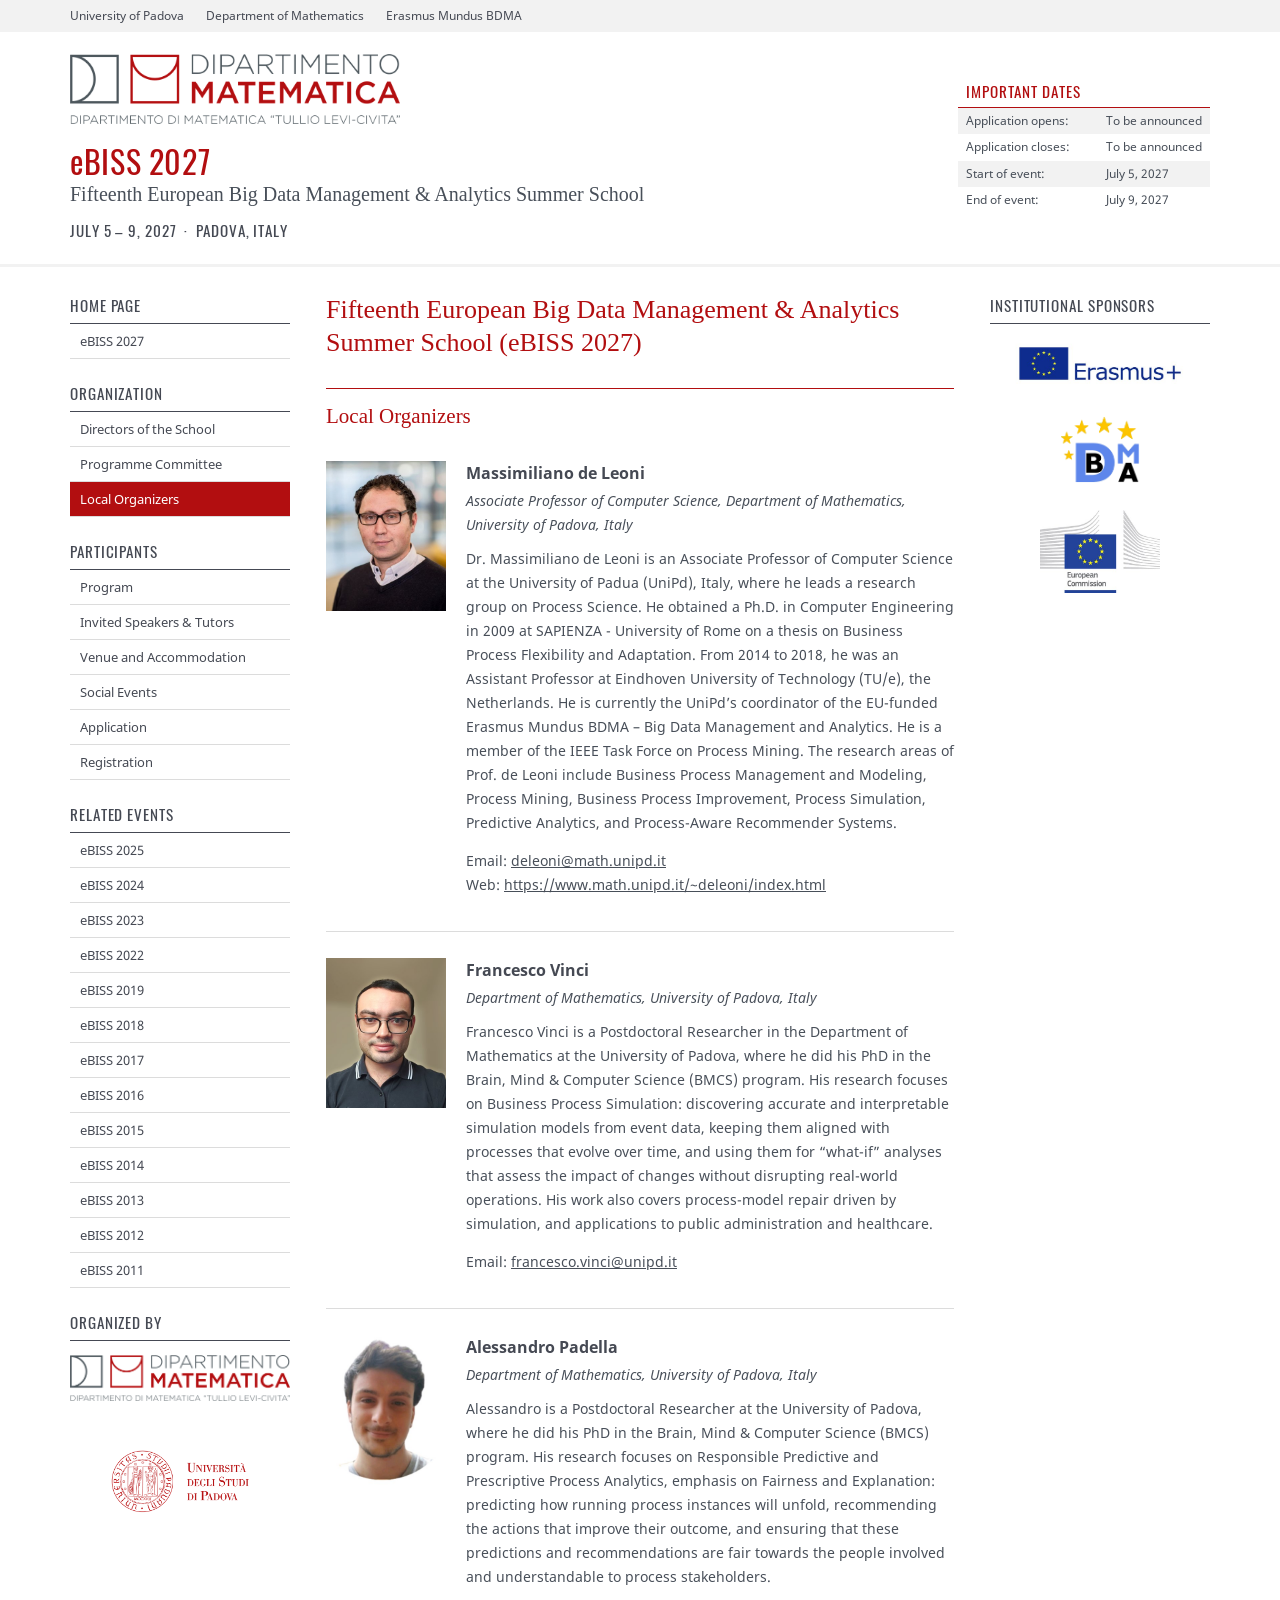
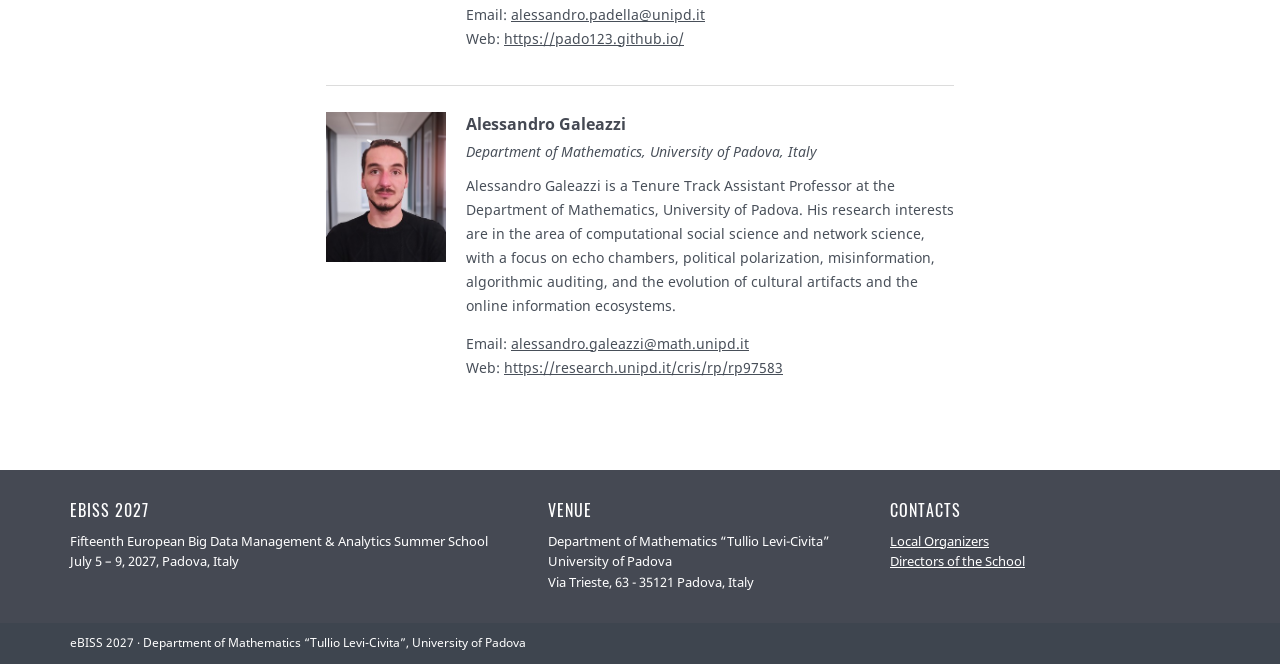
<file: locals.html>
<!DOCTYPE html>
<html lang="en">
<head>
	<meta charset="utf-8">
	<meta name="viewport" content="width=device-width, initial-scale=1">
	<title>Fifteenth European Big Data Management &amp; Analytics Summer School (eBISS 2027)</title>
	<meta name="description" content="Fifteenth European Big Data Management &amp; Analytics Summer School (eBISS 2027), July 5 &ndash; 9, 2027, Padova, Italy">
	<meta name="keywords" content="eBISS 2027 Big Data Management &amp; Analytics Summer School European Padova">
	<meta name="robots" content="index, follow">
	<link rel="stylesheet" type="text/css" href="ebiss.css">
</head>
<body>
<a class="skip" href="#contentcolumn">Skip to content</a>

<!-- ============ HEADER (same on every page) ============ -->
<div id="header">
	<div id="topbar">
		<ul>
			<li><a href="https://www.unipd.it/en/" target="_blank" rel="noopener">University of Padova</a></li>
			<li><a href="https://www.math.unipd.it/en/" target="_blank" rel="noopener">Department of Mathematics</a></li>
			<li><a href="https://bdma.ulb.ac.be/" target="_blank" rel="noopener">Erasmus Mundus BDMA</a></li>
		</ul>
	</div>
	<div id="header-inner">
		<div id="logo">
			<a href="https://www.math.unipd.it/en/" target="_blank" rel="noopener"><img class="dm-logo" src="files/logos/dm-unipd.png" width="330" height="70" alt="Department of Mathematics &ldquo;Tullio Levi-Civita&rdquo;, University of Padova"></a>
			<a href="index.html">
				<span class="school-name">eBISS 2027</span>
				<span class="school-title">Fifteenth European Big Data Management &amp; Analytics Summer School</span>
				<span class="school-when">July 5 &ndash; 9, 2027 &nbsp;&middot;&nbsp; Padova, Italy</span>
			</a>
		</div>
		<div id="header-right">
			<table>
				<thead>
				<tr><th colspan="2">Important Dates</th></tr>
				</thead>
				<tbody>
				<tr class="odd"><th>Application opens:</th><td>To be announced</td></tr>
				<tr class="even"><th>Application closes:</th><td>To be announced</td></tr>
				<tr class="odd"><th>Start of event:</th><td>July 5, 2027</td></tr>
				<tr class="even"><th>End of event:</th><td>July 9, 2027</td></tr>
				</tbody>
			</table>
		</div>
	</div>
</div>

<div id="container">

<!-- ============ MAIN CONTENT ============ -->
<div id="contentwrapper">
	<div id="contentcolumn">
		<div class="innertube">
<h1>Fifteenth European Big Data Management &amp; Analytics Summer School (eBISS 2027)</h1>
<h2>Local Organizers</h2>

<ul class="people">
<li>
	<a href="https://www.math.unipd.it/~deleoni/index.html"><img class="photo" src="files/people/massimiliano-de-leoni.jpg" width="120" height="150" alt="Massimiliano de Leoni"></a>
	<div>
		<h3>Massimiliano de Leoni</h3>
		<div class="affiliation">Associate Professor of Computer Science, Department of Mathematics, University of Padova, Italy</div>
		<p>
		Dr. Massimiliano de Leoni is an Associate Professor of Computer Science at the University of Padua (UniPd), Italy, where he leads a research group on Process Science. He obtained a Ph.D. in Computer Engineering in 2009 at SAPIENZA - University of Rome on a thesis on Business Process Flexibility and Adaptation. From 2014 to 2018, he was an Assistant Professor at Eindhoven University of Technology (TU/e), the Netherlands. He is currently the UniPd&rsquo;s coordinator of the EU-funded Erasmus Mundus BDMA &ndash; Big Data Management and Analytics. He is a member of the IEEE Task Force on Process Mining. The research areas of Prof. de Leoni include Business Process Management and Modeling, Process Mining, Business Process Improvement, Process Simulation, Predictive Analytics, and Process-Aware Recommender Systems.
		</p>
		<p>
		Email: <a href="mailto:deleoni@math.unipd.it">deleoni@math.unipd.it</a><br>
		Web: <a href="https://www.math.unipd.it/~deleoni/index.html" target="_blank" rel="noopener">https://www.math.unipd.it/~deleoni/index.html</a>
		</p>
	</div>
</li>
<li>
	<img class="photo" src="files/people/francesco-vinci.jpg" width="120" height="150" alt="Francesco Vinci">
	<div>
		<h3>Francesco Vinci</h3>
		<div class="affiliation">Department of Mathematics, University of Padova, Italy</div>
		<p>
		Francesco Vinci is a Postdoctoral Researcher in the Department of Mathematics at the University of Padova, where he did his PhD in the Brain, Mind &amp; Computer Science (BMCS) program. His research focuses on Business Process Simulation: discovering accurate and interpretable simulation models from event data, keeping them aligned with processes that evolve over time, and using them for &ldquo;what-if&rdquo; analyses that assess the impact of changes without disrupting real-world operations. His work also covers process-model repair driven by simulation, and applications to public administration and healthcare.
		</p>
		<p>
		Email: <a href="mailto:francesco.vinci@unipd.it">francesco.vinci@unipd.it</a>
		</p>
	</div>
</li>
<li>
	<a href="https://pado123.github.io/"><img class="photo" src="files/people/alessandro-padella.jpg" width="120" height="150" alt="Alessandro Padella"></a>
	<div>
		<h3>Alessandro Padella</h3>
		<div class="affiliation">Department of Mathematics, University of Padova, Italy</div>
		<p>
		Alessandro is a Postdoctoral Researcher at the University of Padova, where he did his PhD in the Brain, Mind &amp; Computer Science (BMCS) program. His research focuses on Responsible Predictive and Prescriptive Process Analytics, emphasis on Fairness and Explanation: predicting how running process instances will unfold, recommending the actions that improve their outcome, and ensuring that these predictions and recommendations are fair towards the people involved and understandable to process stakeholders.
		</p>
		<p>
		Email: <a href="mailto:alessandro.padella@unipd.it">alessandro.padella@unipd.it</a><br>
		Web: <a href="https://pado123.github.io/" target="_blank" rel="noopener">https://pado123.github.io/</a>
		</p>
	</div>
</li>
<li>
	<img class="photo" src="files/people/alessandro-galeazzi.jpg" width="120" height="150" alt="Alessandro Galeazzi">
	<div>
		<h3>Alessandro Galeazzi</h3>
		<div class="affiliation">Department of Mathematics, University of Padova, Italy</div>
		<p>
		Alessandro Galeazzi is a Tenure Track Assistant Professor at the Department of Mathematics, University of Padova. His research interests are in the area of computational social science and network science, with a focus on echo chambers, political polarization, misinformation, algorithmic auditing, and the evolution of cultural artifacts and the online information ecosystems.
		</p>
		<p>
		Email: <a href="mailto:alessandro.galeazzi@math.unipd.it">alessandro.galeazzi@math.unipd.it</a><br>
		Web: <a href="https://research.unipd.it/cris/rp/rp97583" target="_blank" rel="noopener">https://research.unipd.it/cris/rp/rp97583</a>
		</p>
	</div>
</li>
</ul>
		</div>
	</div>
</div>

<!-- ============ LEFT COLUMN: menu (same on every page) ============ -->
<div id="leftcolumn">
	<input type="checkbox" id="menu-check" aria-label="Show the menu">
	<label id="menu-toggle" for="menu-check">&#9776;&nbsp; Menu</label>
	<div class="innertube">
		<ul>
			<li><div>Home page</div>
			<ul>
				<li><a href="index.html">eBISS 2027</a></li>
			</ul>
			</li>
			<li><div>Organization</div>
			<ul>
				<li><a href="directors.html">Directors of the School</a></li>
				<li><a href="committee.html">Programme Committee</a></li>
				<li class="selected"><a href="locals.html" aria-current="page">Local Organizers</a></li>
			</ul>
			</li>
			<li><div>Participants</div>
			<ul>
				<li><a href="program.html">Program</a></li>
				<li><a href="speakers.html">Invited Speakers &amp; Tutors</a></li>
				<li><a href="venue.html">Venue and Accommodation</a></li>
				<li><a href="social_events.html">Social Events</a></li>
				<li><a href="application.html">Application</a></li>
				<li><a href="registration.html">Registration</a></li>
			</ul>
			</li>
			<li><div>Related Events</div>
			<ul>
				<li><a href="http://cs.ulb.ac.be/conferences/ebiss2025/" target="_blank" rel="noopener">eBISS 2025</a></li>
				<li><a href="http://cs.ulb.ac.be/conferences/ebiss2024/" target="_blank" rel="noopener">eBISS 2024</a></li>
				<li><a href="http://cs.ulb.ac.be/conferences/ebiss2023/" target="_blank" rel="noopener">eBISS 2023</a></li>
				<li><a href="http://cs.ulb.ac.be/conferences/ebiss2022/" target="_blank" rel="noopener">eBISS 2022</a></li>
				<li><a href="http://cs.ulb.ac.be/conferences/ebiss2019/" target="_blank" rel="noopener">eBISS 2019</a></li>
				<li><a href="http://cs.ulb.ac.be/conferences/ebiss2018/" target="_blank" rel="noopener">eBISS 2018</a></li>
				<li><a href="http://cs.ulb.ac.be/conferences/ebiss2017/" target="_blank" rel="noopener">eBISS 2017</a></li>
				<li><a href="http://cs.ulb.ac.be/conferences/ebiss2016/" target="_blank" rel="noopener">eBISS 2016</a></li>
				<li><a href="http://cs.ulb.ac.be/conferences/ebiss2015/" target="_blank" rel="noopener">eBISS 2015</a></li>
				<li><a href="http://cs.ulb.ac.be/conferences/ebiss2014/" target="_blank" rel="noopener">eBISS 2014</a></li>
				<li><a href="http://cs.ulb.ac.be/conferences/ebiss2013/" target="_blank" rel="noopener">eBISS 2013</a></li>
				<li><a href="http://cs.ulb.ac.be/conferences/ebiss2012/" target="_blank" rel="noopener">eBISS 2012</a></li>
				<li><a href="http://cs.ulb.ac.be/conferences/ebiss2011/" target="_blank" rel="noopener">eBISS 2011</a></li>
			</ul>
			</li>
			<li><div>Organized by</div>
			<ul class="logo">
				<li><a href="https://www.math.unipd.it/en/" target="_blank" rel="noopener"><img src="files/logos/dm-unipd.png" width="220" height="46" alt="Department of Mathematics &ldquo;Tullio Levi-Civita&rdquo;"></a></li>
				<li><a href="https://www.unipd.it/en/" target="_blank" rel="noopener"><img src="files/logos/unipd.png" width="170" height="123" alt="University of Padova"></a></li>
			</ul>
			</li>
		</ul>
	</div>
</div>

<!-- ============ RIGHT COLUMN: sponsors (same on every page) ============ -->
<div id="rightcolumn">
	<div class="innertube">
		<div class="sponsors">
			<h3>Institutional sponsors</h3>
			<p><a href="https://erasmus-plus.ec.europa.eu/" target="_blank" rel="noopener"><img width="180" height="51" src="files/logos/erasmus-plus.jpg" alt="Erasmus+"></a></p>
			<p><a href="https://bdma.ulb.ac.be" target="_blank" rel="noopener"><img width="80" height="67" src="files/logos/bdma.png" alt="Big Data Management and Analytics (BDMA)"></a></p>
			<p><a href="https://ec.europa.eu" target="_blank" rel="noopener"><img width="120" height="83" src="files/logos/ec.jpg" alt="European Commission"></a></p>
		</div>
	</div>
</div>

</div>

<!-- ============ FOOTER (same on every page) ============ -->
<div id="footer">
	<div id="footer-top">
		<div>
			<h2>eBISS 2027</h2>
			<ul>
				<li>Fifteenth European Big Data Management &amp; Analytics Summer School</li>
				<li>July 5 &ndash; 9, 2027, Padova, Italy</li>
			</ul>
		</div>
		<div>
			<h2>Venue</h2>
			<ul>
				<li>Department of Mathematics &ldquo;Tullio Levi-Civita&rdquo;</li>
				<li>University of Padova</li>
				<li>Via Trieste, 63 - 35121 Padova, Italy</li>
			</ul>
		</div>
		<div>
			<h2>Contacts</h2>
			<ul>
				<li><a href="locals.html">Local Organizers</a></li>
				<li><a href="directors.html">Directors of the School</a></li>
			</ul>
		</div>
	</div>
	<div id="footer-bottom"><p>eBISS 2027 &middot; Department of Mathematics &ldquo;Tullio Levi-Civita&rdquo;, University of Padova</p></div>
</div>

</body>
</html>
</file>
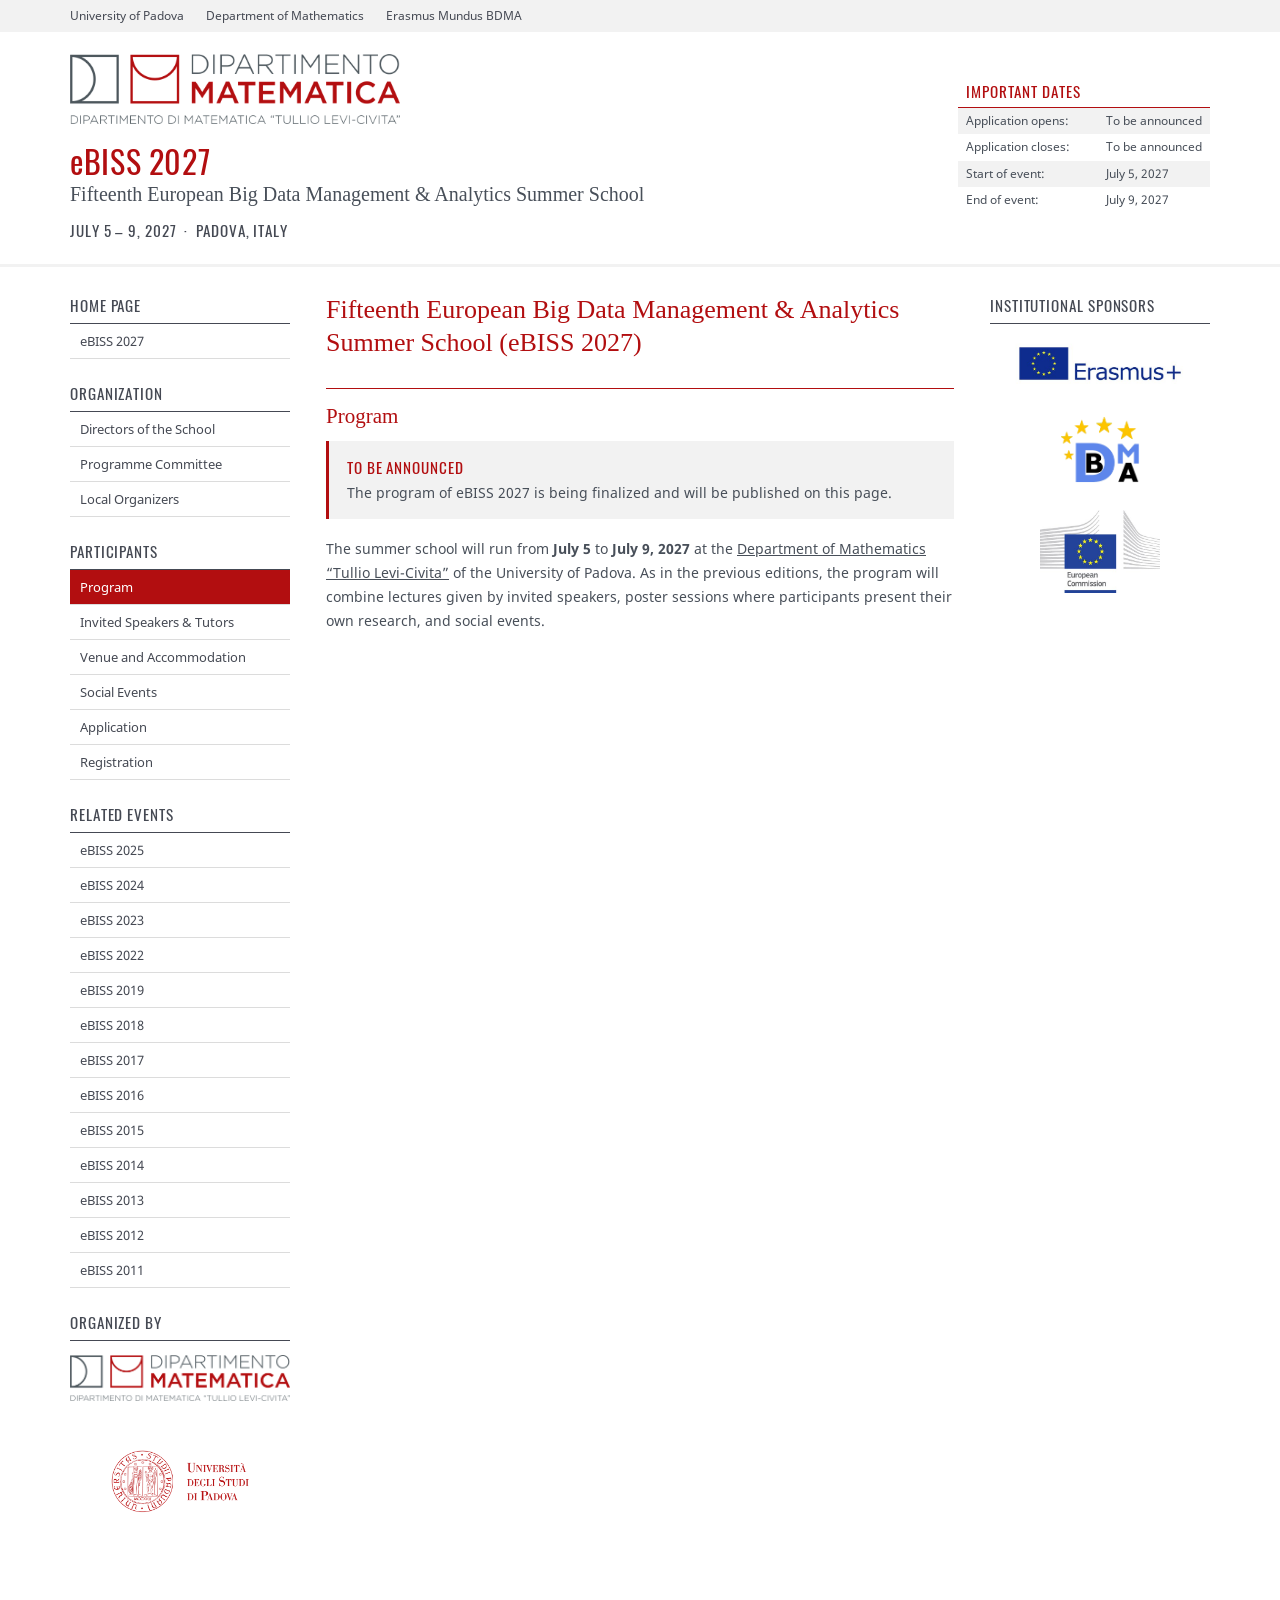
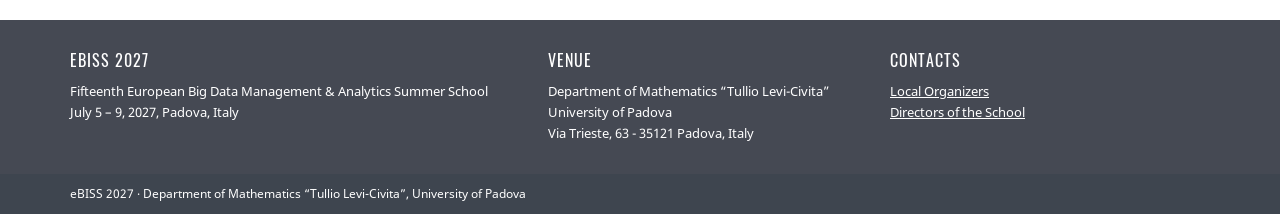
<file: program.html>
<!DOCTYPE html>
<html lang="en">
<head>
	<meta charset="utf-8">
	<meta name="viewport" content="width=device-width, initial-scale=1">
	<title>Fifteenth European Big Data Management &amp; Analytics Summer School (eBISS 2027)</title>
	<meta name="description" content="Fifteenth European Big Data Management &amp; Analytics Summer School (eBISS 2027), July 5 &ndash; 9, 2027, Padova, Italy">
	<meta name="keywords" content="eBISS 2027 Big Data Management &amp; Analytics Summer School European Padova">
	<meta name="robots" content="index, follow">
	<link rel="stylesheet" type="text/css" href="ebiss.css">
</head>
<body>
<a class="skip" href="#contentcolumn">Skip to content</a>

<!-- ============ HEADER (same on every page) ============ -->
<div id="header">
	<div id="topbar">
		<ul>
			<li><a href="https://www.unipd.it/en/" target="_blank" rel="noopener">University of Padova</a></li>
			<li><a href="https://www.math.unipd.it/en/" target="_blank" rel="noopener">Department of Mathematics</a></li>
			<li><a href="https://bdma.ulb.ac.be/" target="_blank" rel="noopener">Erasmus Mundus BDMA</a></li>
		</ul>
	</div>
	<div id="header-inner">
		<div id="logo">
			<a href="https://www.math.unipd.it/en/" target="_blank" rel="noopener"><img class="dm-logo" src="files/logos/dm-unipd.png" width="330" height="70" alt="Department of Mathematics &ldquo;Tullio Levi-Civita&rdquo;, University of Padova"></a>
			<a href="index.html">
				<span class="school-name">eBISS 2027</span>
				<span class="school-title">Fifteenth European Big Data Management &amp; Analytics Summer School</span>
				<span class="school-when">July 5 &ndash; 9, 2027 &nbsp;&middot;&nbsp; Padova, Italy</span>
			</a>
		</div>
		<div id="header-right">
			<table>
				<thead>
				<tr><th colspan="2">Important Dates</th></tr>
				</thead>
				<tbody>
				<tr class="odd"><th>Application opens:</th><td>To be announced</td></tr>
				<tr class="even"><th>Application closes:</th><td>To be announced</td></tr>
				<tr class="odd"><th>Start of event:</th><td>July 5, 2027</td></tr>
				<tr class="even"><th>End of event:</th><td>July 9, 2027</td></tr>
				</tbody>
			</table>
		</div>
	</div>
</div>

<div id="container">

<!-- ============ MAIN CONTENT ============ -->
<div id="contentwrapper">
	<div id="contentcolumn">
		<div class="innertube">
<h1>Fifteenth European Big Data Management &amp; Analytics Summer School (eBISS 2027)</h1>
<h2>Program</h2>

<div class="notice">
	<strong>To be announced</strong>
	The program of eBISS 2027 is being finalized and will be published on this page.
</div>

<p>
The summer school will run from <b>July 5</b> to <b>July 9, 2027</b> at the
<a href="venue.html">Department of Mathematics &ldquo;Tullio Levi-Civita&rdquo;</a> of the University of Padova.
As in the previous editions, the program will combine lectures given by invited speakers,
poster sessions where participants present their own research, and social events.
</p>

<!-- When the program is ready, replace the notice above with the timetable.
     Suggested markup (styled by ebiss.css):

<div class="table-scroll">
<table class="data">
	<tr><th>Time</th><th>July 5</th><th>July 6</th><th>July 7</th><th>July 8</th><th>July 9</th></tr>
	<tr><td>09:00 - 10:30</td><td>...</td><td>...</td><td>...</td><td>...</td><td>...</td></tr>
</table>
</div>
-->
		</div>
	</div>
</div>

<!-- ============ LEFT COLUMN: menu (same on every page) ============ -->
<div id="leftcolumn">
	<input type="checkbox" id="menu-check" aria-label="Show the menu">
	<label id="menu-toggle" for="menu-check">&#9776;&nbsp; Menu</label>
	<div class="innertube">
		<ul>
			<li><div>Home page</div>
			<ul>
				<li><a href="index.html">eBISS 2027</a></li>
			</ul>
			</li>
			<li><div>Organization</div>
			<ul>
				<li><a href="directors.html">Directors of the School</a></li>
				<li><a href="committee.html">Programme Committee</a></li>
				<li><a href="locals.html">Local Organizers</a></li>
			</ul>
			</li>
			<li><div>Participants</div>
			<ul>
				<li class="selected"><a href="program.html" aria-current="page">Program</a></li>
				<li><a href="speakers.html">Invited Speakers &amp; Tutors</a></li>
				<li><a href="venue.html">Venue and Accommodation</a></li>
				<li><a href="social_events.html">Social Events</a></li>
				<li><a href="application.html">Application</a></li>
				<li><a href="registration.html">Registration</a></li>
			</ul>
			</li>
			<li><div>Related Events</div>
			<ul>
				<li><a href="http://cs.ulb.ac.be/conferences/ebiss2025/" target="_blank" rel="noopener">eBISS 2025</a></li>
				<li><a href="http://cs.ulb.ac.be/conferences/ebiss2024/" target="_blank" rel="noopener">eBISS 2024</a></li>
				<li><a href="http://cs.ulb.ac.be/conferences/ebiss2023/" target="_blank" rel="noopener">eBISS 2023</a></li>
				<li><a href="http://cs.ulb.ac.be/conferences/ebiss2022/" target="_blank" rel="noopener">eBISS 2022</a></li>
				<li><a href="http://cs.ulb.ac.be/conferences/ebiss2019/" target="_blank" rel="noopener">eBISS 2019</a></li>
				<li><a href="http://cs.ulb.ac.be/conferences/ebiss2018/" target="_blank" rel="noopener">eBISS 2018</a></li>
				<li><a href="http://cs.ulb.ac.be/conferences/ebiss2017/" target="_blank" rel="noopener">eBISS 2017</a></li>
				<li><a href="http://cs.ulb.ac.be/conferences/ebiss2016/" target="_blank" rel="noopener">eBISS 2016</a></li>
				<li><a href="http://cs.ulb.ac.be/conferences/ebiss2015/" target="_blank" rel="noopener">eBISS 2015</a></li>
				<li><a href="http://cs.ulb.ac.be/conferences/ebiss2014/" target="_blank" rel="noopener">eBISS 2014</a></li>
				<li><a href="http://cs.ulb.ac.be/conferences/ebiss2013/" target="_blank" rel="noopener">eBISS 2013</a></li>
				<li><a href="http://cs.ulb.ac.be/conferences/ebiss2012/" target="_blank" rel="noopener">eBISS 2012</a></li>
				<li><a href="http://cs.ulb.ac.be/conferences/ebiss2011/" target="_blank" rel="noopener">eBISS 2011</a></li>
			</ul>
			</li>
			<li><div>Organized by</div>
			<ul class="logo">
				<li><a href="https://www.math.unipd.it/en/" target="_blank" rel="noopener"><img src="files/logos/dm-unipd.png" width="220" height="46" alt="Department of Mathematics &ldquo;Tullio Levi-Civita&rdquo;"></a></li>
				<li><a href="https://www.unipd.it/en/" target="_blank" rel="noopener"><img src="files/logos/unipd.png" width="170" height="123" alt="University of Padova"></a></li>
			</ul>
			</li>
		</ul>
	</div>
</div>

<!-- ============ RIGHT COLUMN: sponsors (same on every page) ============ -->
<div id="rightcolumn">
	<div class="innertube">
		<div class="sponsors">
			<h3>Institutional sponsors</h3>
			<p><a href="https://erasmus-plus.ec.europa.eu/" target="_blank" rel="noopener"><img width="180" height="51" src="files/logos/erasmus-plus.jpg" alt="Erasmus+"></a></p>
			<p><a href="https://bdma.ulb.ac.be" target="_blank" rel="noopener"><img width="80" height="67" src="files/logos/bdma.png" alt="Big Data Management and Analytics (BDMA)"></a></p>
			<p><a href="https://ec.europa.eu" target="_blank" rel="noopener"><img width="120" height="83" src="files/logos/ec.jpg" alt="European Commission"></a></p>
		</div>
	</div>
</div>

</div>

<!-- ============ FOOTER (same on every page) ============ -->
<div id="footer">
	<div id="footer-top">
		<div>
			<h2>eBISS 2027</h2>
			<ul>
				<li>Fifteenth European Big Data Management &amp; Analytics Summer School</li>
				<li>July 5 &ndash; 9, 2027, Padova, Italy</li>
			</ul>
		</div>
		<div>
			<h2>Venue</h2>
			<ul>
				<li>Department of Mathematics &ldquo;Tullio Levi-Civita&rdquo;</li>
				<li>University of Padova</li>
				<li>Via Trieste, 63 - 35121 Padova, Italy</li>
			</ul>
		</div>
		<div>
			<h2>Contacts</h2>
			<ul>
				<li><a href="locals.html">Local Organizers</a></li>
				<li><a href="directors.html">Directors of the School</a></li>
			</ul>
		</div>
	</div>
	<div id="footer-bottom"><p>eBISS 2027 &middot; Department of Mathematics &ldquo;Tullio Levi-Civita&rdquo;, University of Padova</p></div>
</div>

</body>
</html>
</file>
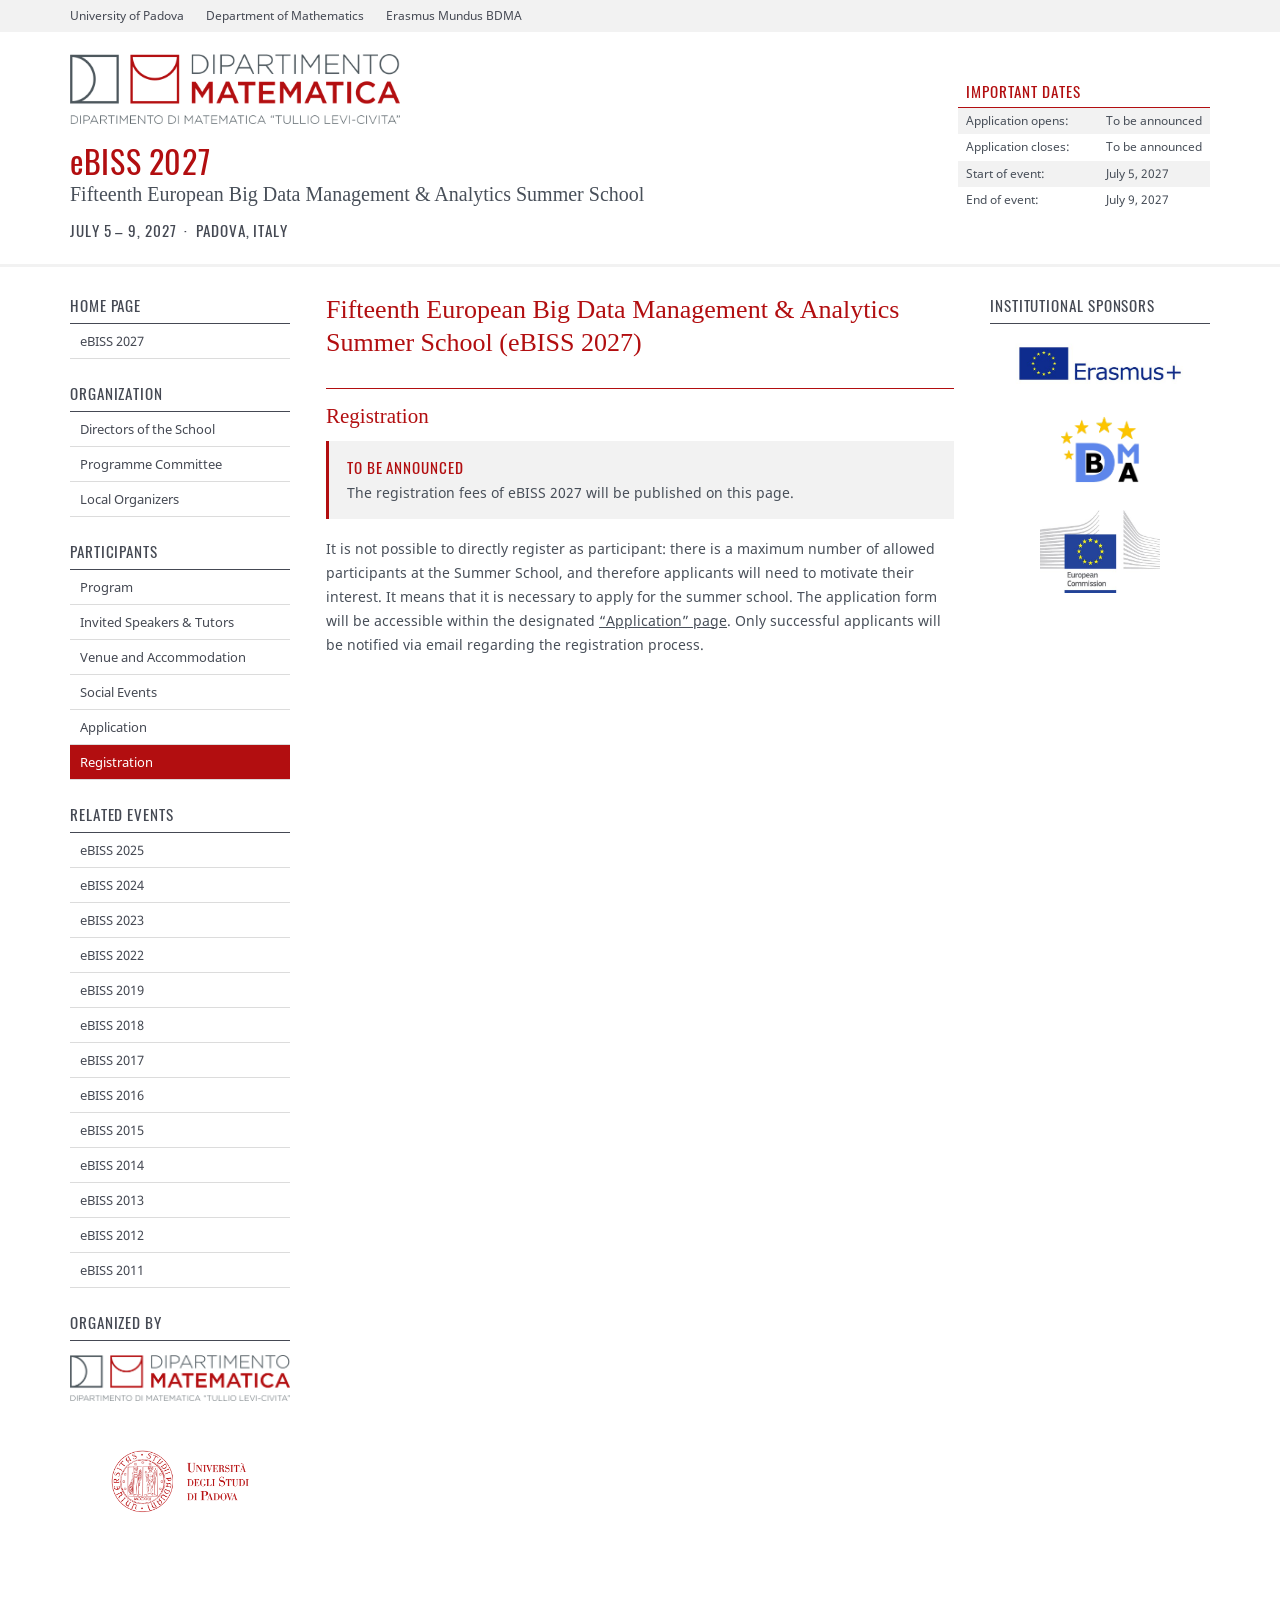
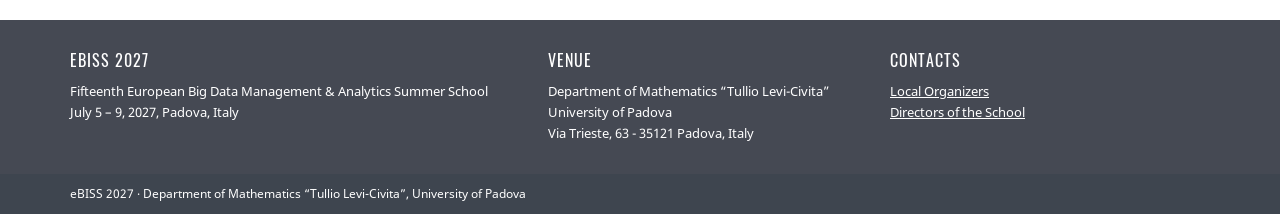
<file: registration.html>
<!DOCTYPE html>
<html lang="en">
<head>
	<meta charset="utf-8">
	<meta name="viewport" content="width=device-width, initial-scale=1">
	<title>Fifteenth European Big Data Management &amp; Analytics Summer School (eBISS 2027)</title>
	<meta name="description" content="Fifteenth European Big Data Management &amp; Analytics Summer School (eBISS 2027), July 5 &ndash; 9, 2027, Padova, Italy">
	<meta name="keywords" content="eBISS 2027 Big Data Management &amp; Analytics Summer School European Padova">
	<meta name="robots" content="index, follow">
	<link rel="stylesheet" type="text/css" href="ebiss.css">
</head>
<body>
<a class="skip" href="#contentcolumn">Skip to content</a>

<!-- ============ HEADER (same on every page) ============ -->
<div id="header">
	<div id="topbar">
		<ul>
			<li><a href="https://www.unipd.it/en/" target="_blank" rel="noopener">University of Padova</a></li>
			<li><a href="https://www.math.unipd.it/en/" target="_blank" rel="noopener">Department of Mathematics</a></li>
			<li><a href="https://bdma.ulb.ac.be/" target="_blank" rel="noopener">Erasmus Mundus BDMA</a></li>
		</ul>
	</div>
	<div id="header-inner">
		<div id="logo">
			<a href="https://www.math.unipd.it/en/" target="_blank" rel="noopener"><img class="dm-logo" src="files/logos/dm-unipd.png" width="330" height="70" alt="Department of Mathematics &ldquo;Tullio Levi-Civita&rdquo;, University of Padova"></a>
			<a href="index.html">
				<span class="school-name">eBISS 2027</span>
				<span class="school-title">Fifteenth European Big Data Management &amp; Analytics Summer School</span>
				<span class="school-when">July 5 &ndash; 9, 2027 &nbsp;&middot;&nbsp; Padova, Italy</span>
			</a>
		</div>
		<div id="header-right">
			<table>
				<thead>
				<tr><th colspan="2">Important Dates</th></tr>
				</thead>
				<tbody>
				<tr class="odd"><th>Application opens:</th><td>To be announced</td></tr>
				<tr class="even"><th>Application closes:</th><td>To be announced</td></tr>
				<tr class="odd"><th>Start of event:</th><td>July 5, 2027</td></tr>
				<tr class="even"><th>End of event:</th><td>July 9, 2027</td></tr>
				</tbody>
			</table>
		</div>
	</div>
</div>

<div id="container">

<!-- ============ MAIN CONTENT ============ -->
<div id="contentwrapper">
	<div id="contentcolumn">
		<div class="innertube">
<h1>Fifteenth European Big Data Management &amp; Analytics Summer School (eBISS 2027)</h1>
<h2>Registration</h2>

<div class="notice">
	<strong>To be announced</strong>
	The registration fees of eBISS 2027 will be published on this page.
</div>

<p>It is not possible to directly register as participant: there is a maximum number of allowed participants at the Summer School, and therefore applicants will need to motivate their interest.
It means that it is necessary to apply for the summer school. The application form will be accessible within the designated <a href="application.html">&ldquo;Application&rdquo; page</a>. Only successful applicants will be notified via email regarding the registration
process.</p>

<!-- Fee table of eBISS 2024, kept as a template. Update the amounts before publishing it.

<div class="table-scroll">
<table class="data">
	<tr><th>Registration type</th><th>Services</th><th>Academic</th><th>Non-Academic</th></tr>
	<tr><td>Partial</td><td>coffee breaks</td><td>450 &euro;</td><td>550 &euro;</td></tr>
	<tr><td>Partial - UniPd students</td><td>coffee breaks, lunches</td><td colspan="2">200 &euro;</td></tr>
	<tr><td>Full - UniPd students</td><td>coffee breaks, lunches, social event</td><td colspan="2">320 &euro;</td></tr>
	<tr><td>Full</td><td>coffee breaks, lunches, social event</td><td>550 &euro;</td><td>650 &euro;</td></tr>
</table>
</div>
<p>The special rate <i>Full - UniPd students</i> is only applicable for Master and Ph.D. students who are enrolled at University of Padua. To be entitled of the special rate, you need to apply using your email account at <i>studenti.unipd.it</i> or <i>phd.unipd.it</i>.</p>
-->
		</div>
	</div>
</div>

<!-- ============ LEFT COLUMN: menu (same on every page) ============ -->
<div id="leftcolumn">
	<input type="checkbox" id="menu-check" aria-label="Show the menu">
	<label id="menu-toggle" for="menu-check">&#9776;&nbsp; Menu</label>
	<div class="innertube">
		<ul>
			<li><div>Home page</div>
			<ul>
				<li><a href="index.html">eBISS 2027</a></li>
			</ul>
			</li>
			<li><div>Organization</div>
			<ul>
				<li><a href="directors.html">Directors of the School</a></li>
				<li><a href="committee.html">Programme Committee</a></li>
				<li><a href="locals.html">Local Organizers</a></li>
			</ul>
			</li>
			<li><div>Participants</div>
			<ul>
				<li><a href="program.html">Program</a></li>
				<li><a href="speakers.html">Invited Speakers &amp; Tutors</a></li>
				<li><a href="venue.html">Venue and Accommodation</a></li>
				<li><a href="social_events.html">Social Events</a></li>
				<li><a href="application.html">Application</a></li>
				<li class="selected"><a href="registration.html" aria-current="page">Registration</a></li>
			</ul>
			</li>
			<li><div>Related Events</div>
			<ul>
				<li><a href="http://cs.ulb.ac.be/conferences/ebiss2025/" target="_blank" rel="noopener">eBISS 2025</a></li>
				<li><a href="http://cs.ulb.ac.be/conferences/ebiss2024/" target="_blank" rel="noopener">eBISS 2024</a></li>
				<li><a href="http://cs.ulb.ac.be/conferences/ebiss2023/" target="_blank" rel="noopener">eBISS 2023</a></li>
				<li><a href="http://cs.ulb.ac.be/conferences/ebiss2022/" target="_blank" rel="noopener">eBISS 2022</a></li>
				<li><a href="http://cs.ulb.ac.be/conferences/ebiss2019/" target="_blank" rel="noopener">eBISS 2019</a></li>
				<li><a href="http://cs.ulb.ac.be/conferences/ebiss2018/" target="_blank" rel="noopener">eBISS 2018</a></li>
				<li><a href="http://cs.ulb.ac.be/conferences/ebiss2017/" target="_blank" rel="noopener">eBISS 2017</a></li>
				<li><a href="http://cs.ulb.ac.be/conferences/ebiss2016/" target="_blank" rel="noopener">eBISS 2016</a></li>
				<li><a href="http://cs.ulb.ac.be/conferences/ebiss2015/" target="_blank" rel="noopener">eBISS 2015</a></li>
				<li><a href="http://cs.ulb.ac.be/conferences/ebiss2014/" target="_blank" rel="noopener">eBISS 2014</a></li>
				<li><a href="http://cs.ulb.ac.be/conferences/ebiss2013/" target="_blank" rel="noopener">eBISS 2013</a></li>
				<li><a href="http://cs.ulb.ac.be/conferences/ebiss2012/" target="_blank" rel="noopener">eBISS 2012</a></li>
				<li><a href="http://cs.ulb.ac.be/conferences/ebiss2011/" target="_blank" rel="noopener">eBISS 2011</a></li>
			</ul>
			</li>
			<li><div>Organized by</div>
			<ul class="logo">
				<li><a href="https://www.math.unipd.it/en/" target="_blank" rel="noopener"><img src="files/logos/dm-unipd.png" width="220" height="46" alt="Department of Mathematics &ldquo;Tullio Levi-Civita&rdquo;"></a></li>
				<li><a href="https://www.unipd.it/en/" target="_blank" rel="noopener"><img src="files/logos/unipd.png" width="170" height="123" alt="University of Padova"></a></li>
			</ul>
			</li>
		</ul>
	</div>
</div>

<!-- ============ RIGHT COLUMN: sponsors (same on every page) ============ -->
<div id="rightcolumn">
	<div class="innertube">
		<div class="sponsors">
			<h3>Institutional sponsors</h3>
			<p><a href="https://erasmus-plus.ec.europa.eu/" target="_blank" rel="noopener"><img width="180" height="51" src="files/logos/erasmus-plus.jpg" alt="Erasmus+"></a></p>
			<p><a href="https://bdma.ulb.ac.be" target="_blank" rel="noopener"><img width="80" height="67" src="files/logos/bdma.png" alt="Big Data Management and Analytics (BDMA)"></a></p>
			<p><a href="https://ec.europa.eu" target="_blank" rel="noopener"><img width="120" height="83" src="files/logos/ec.jpg" alt="European Commission"></a></p>
		</div>
	</div>
</div>

</div>

<!-- ============ FOOTER (same on every page) ============ -->
<div id="footer">
	<div id="footer-top">
		<div>
			<h2>eBISS 2027</h2>
			<ul>
				<li>Fifteenth European Big Data Management &amp; Analytics Summer School</li>
				<li>July 5 &ndash; 9, 2027, Padova, Italy</li>
			</ul>
		</div>
		<div>
			<h2>Venue</h2>
			<ul>
				<li>Department of Mathematics &ldquo;Tullio Levi-Civita&rdquo;</li>
				<li>University of Padova</li>
				<li>Via Trieste, 63 - 35121 Padova, Italy</li>
			</ul>
		</div>
		<div>
			<h2>Contacts</h2>
			<ul>
				<li><a href="locals.html">Local Organizers</a></li>
				<li><a href="directors.html">Directors of the School</a></li>
			</ul>
		</div>
	</div>
	<div id="footer-bottom"><p>eBISS 2027 &middot; Department of Mathematics &ldquo;Tullio Levi-Civita&rdquo;, University of Padova</p></div>
</div>

</body>
</html>
</file>
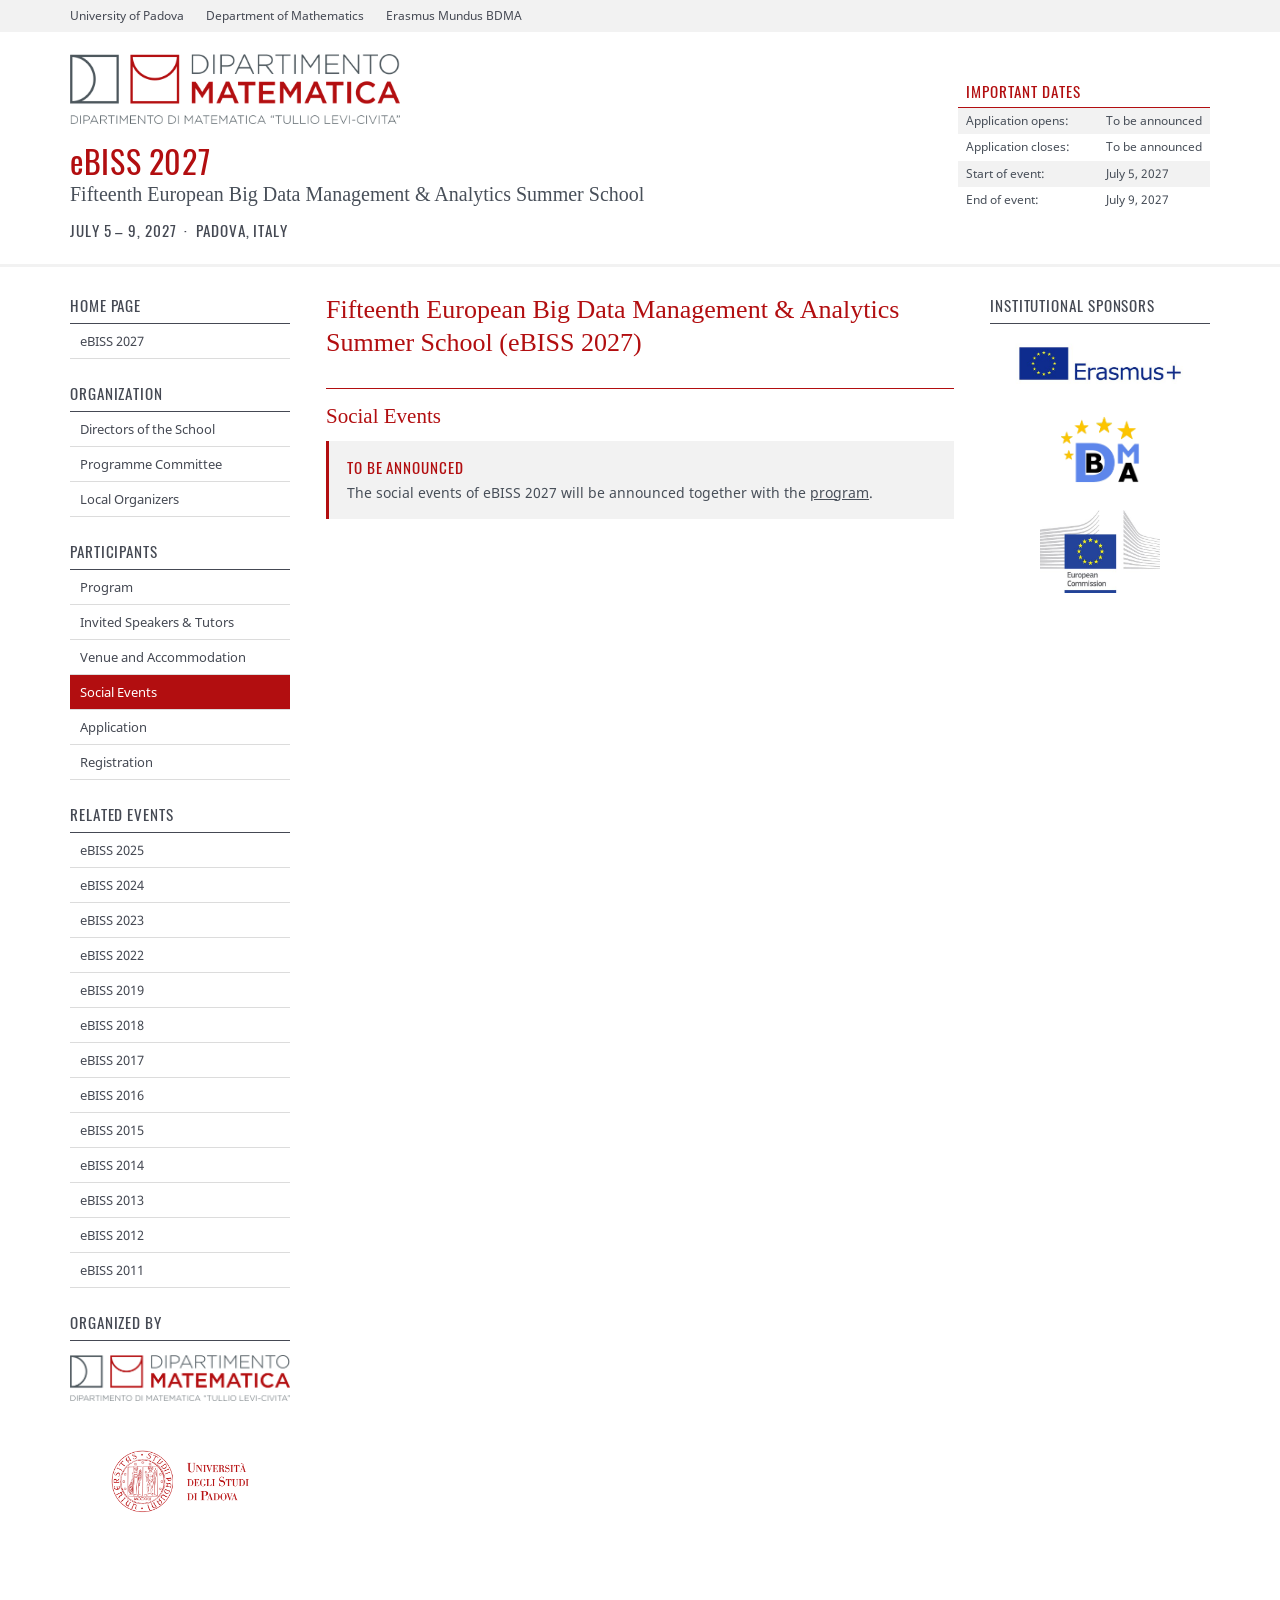
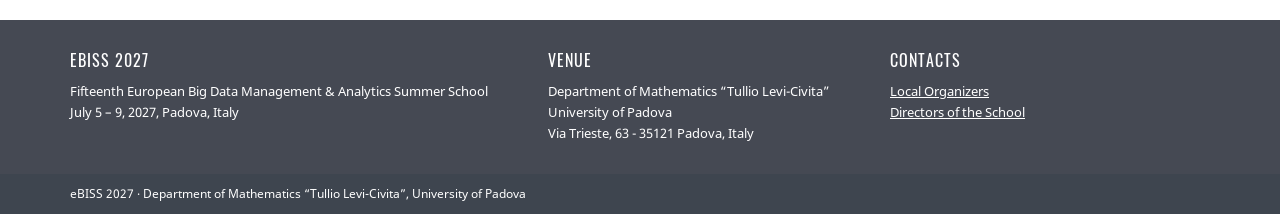
<file: social_events.html>
<!DOCTYPE html>
<html lang="en">
<head>
	<meta charset="utf-8">
	<meta name="viewport" content="width=device-width, initial-scale=1">
	<title>Fifteenth European Big Data Management &amp; Analytics Summer School (eBISS 2027)</title>
	<meta name="description" content="Fifteenth European Big Data Management &amp; Analytics Summer School (eBISS 2027), July 5 &ndash; 9, 2027, Padova, Italy">
	<meta name="keywords" content="eBISS 2027 Big Data Management &amp; Analytics Summer School European Padova">
	<meta name="robots" content="index, follow">
	<link rel="stylesheet" type="text/css" href="ebiss.css">
</head>
<body>
<a class="skip" href="#contentcolumn">Skip to content</a>

<!-- ============ HEADER (same on every page) ============ -->
<div id="header">
	<div id="topbar">
		<ul>
			<li><a href="https://www.unipd.it/en/" target="_blank" rel="noopener">University of Padova</a></li>
			<li><a href="https://www.math.unipd.it/en/" target="_blank" rel="noopener">Department of Mathematics</a></li>
			<li><a href="https://bdma.ulb.ac.be/" target="_blank" rel="noopener">Erasmus Mundus BDMA</a></li>
		</ul>
	</div>
	<div id="header-inner">
		<div id="logo">
			<a href="https://www.math.unipd.it/en/" target="_blank" rel="noopener"><img class="dm-logo" src="files/logos/dm-unipd.png" width="330" height="70" alt="Department of Mathematics &ldquo;Tullio Levi-Civita&rdquo;, University of Padova"></a>
			<a href="index.html">
				<span class="school-name">eBISS 2027</span>
				<span class="school-title">Fifteenth European Big Data Management &amp; Analytics Summer School</span>
				<span class="school-when">July 5 &ndash; 9, 2027 &nbsp;&middot;&nbsp; Padova, Italy</span>
			</a>
		</div>
		<div id="header-right">
			<table>
				<thead>
				<tr><th colspan="2">Important Dates</th></tr>
				</thead>
				<tbody>
				<tr class="odd"><th>Application opens:</th><td>To be announced</td></tr>
				<tr class="even"><th>Application closes:</th><td>To be announced</td></tr>
				<tr class="odd"><th>Start of event:</th><td>July 5, 2027</td></tr>
				<tr class="even"><th>End of event:</th><td>July 9, 2027</td></tr>
				</tbody>
			</table>
		</div>
	</div>
</div>

<div id="container">

<!-- ============ MAIN CONTENT ============ -->
<div id="contentwrapper">
	<div id="contentcolumn">
		<div class="innertube">
<h1>Fifteenth European Big Data Management &amp; Analytics Summer School (eBISS 2027)</h1>
<h2>Social Events</h2>

<div class="notice">
	<strong>To be announced</strong>
	The social events of eBISS 2027 will be announced together with the <a href="program.html">program</a>.
</div>
		</div>
	</div>
</div>

<!-- ============ LEFT COLUMN: menu (same on every page) ============ -->
<div id="leftcolumn">
	<input type="checkbox" id="menu-check" aria-label="Show the menu">
	<label id="menu-toggle" for="menu-check">&#9776;&nbsp; Menu</label>
	<div class="innertube">
		<ul>
			<li><div>Home page</div>
			<ul>
				<li><a href="index.html">eBISS 2027</a></li>
			</ul>
			</li>
			<li><div>Organization</div>
			<ul>
				<li><a href="directors.html">Directors of the School</a></li>
				<li><a href="committee.html">Programme Committee</a></li>
				<li><a href="locals.html">Local Organizers</a></li>
			</ul>
			</li>
			<li><div>Participants</div>
			<ul>
				<li><a href="program.html">Program</a></li>
				<li><a href="speakers.html">Invited Speakers &amp; Tutors</a></li>
				<li><a href="venue.html">Venue and Accommodation</a></li>
				<li class="selected"><a href="social_events.html" aria-current="page">Social Events</a></li>
				<li><a href="application.html">Application</a></li>
				<li><a href="registration.html">Registration</a></li>
			</ul>
			</li>
			<li><div>Related Events</div>
			<ul>
				<li><a href="http://cs.ulb.ac.be/conferences/ebiss2025/" target="_blank" rel="noopener">eBISS 2025</a></li>
				<li><a href="http://cs.ulb.ac.be/conferences/ebiss2024/" target="_blank" rel="noopener">eBISS 2024</a></li>
				<li><a href="http://cs.ulb.ac.be/conferences/ebiss2023/" target="_blank" rel="noopener">eBISS 2023</a></li>
				<li><a href="http://cs.ulb.ac.be/conferences/ebiss2022/" target="_blank" rel="noopener">eBISS 2022</a></li>
				<li><a href="http://cs.ulb.ac.be/conferences/ebiss2019/" target="_blank" rel="noopener">eBISS 2019</a></li>
				<li><a href="http://cs.ulb.ac.be/conferences/ebiss2018/" target="_blank" rel="noopener">eBISS 2018</a></li>
				<li><a href="http://cs.ulb.ac.be/conferences/ebiss2017/" target="_blank" rel="noopener">eBISS 2017</a></li>
				<li><a href="http://cs.ulb.ac.be/conferences/ebiss2016/" target="_blank" rel="noopener">eBISS 2016</a></li>
				<li><a href="http://cs.ulb.ac.be/conferences/ebiss2015/" target="_blank" rel="noopener">eBISS 2015</a></li>
				<li><a href="http://cs.ulb.ac.be/conferences/ebiss2014/" target="_blank" rel="noopener">eBISS 2014</a></li>
				<li><a href="http://cs.ulb.ac.be/conferences/ebiss2013/" target="_blank" rel="noopener">eBISS 2013</a></li>
				<li><a href="http://cs.ulb.ac.be/conferences/ebiss2012/" target="_blank" rel="noopener">eBISS 2012</a></li>
				<li><a href="http://cs.ulb.ac.be/conferences/ebiss2011/" target="_blank" rel="noopener">eBISS 2011</a></li>
			</ul>
			</li>
			<li><div>Organized by</div>
			<ul class="logo">
				<li><a href="https://www.math.unipd.it/en/" target="_blank" rel="noopener"><img src="files/logos/dm-unipd.png" width="220" height="46" alt="Department of Mathematics &ldquo;Tullio Levi-Civita&rdquo;"></a></li>
				<li><a href="https://www.unipd.it/en/" target="_blank" rel="noopener"><img src="files/logos/unipd.png" width="170" height="123" alt="University of Padova"></a></li>
			</ul>
			</li>
		</ul>
	</div>
</div>

<!-- ============ RIGHT COLUMN: sponsors (same on every page) ============ -->
<div id="rightcolumn">
	<div class="innertube">
		<div class="sponsors">
			<h3>Institutional sponsors</h3>
			<p><a href="https://erasmus-plus.ec.europa.eu/" target="_blank" rel="noopener"><img width="180" height="51" src="files/logos/erasmus-plus.jpg" alt="Erasmus+"></a></p>
			<p><a href="https://bdma.ulb.ac.be" target="_blank" rel="noopener"><img width="80" height="67" src="files/logos/bdma.png" alt="Big Data Management and Analytics (BDMA)"></a></p>
			<p><a href="https://ec.europa.eu" target="_blank" rel="noopener"><img width="120" height="83" src="files/logos/ec.jpg" alt="European Commission"></a></p>
		</div>
	</div>
</div>

</div>

<!-- ============ FOOTER (same on every page) ============ -->
<div id="footer">
	<div id="footer-top">
		<div>
			<h2>eBISS 2027</h2>
			<ul>
				<li>Fifteenth European Big Data Management &amp; Analytics Summer School</li>
				<li>July 5 &ndash; 9, 2027, Padova, Italy</li>
			</ul>
		</div>
		<div>
			<h2>Venue</h2>
			<ul>
				<li>Department of Mathematics &ldquo;Tullio Levi-Civita&rdquo;</li>
				<li>University of Padova</li>
				<li>Via Trieste, 63 - 35121 Padova, Italy</li>
			</ul>
		</div>
		<div>
			<h2>Contacts</h2>
			<ul>
				<li><a href="locals.html">Local Organizers</a></li>
				<li><a href="directors.html">Directors of the School</a></li>
			</ul>
		</div>
	</div>
	<div id="footer-bottom"><p>eBISS 2027 &middot; Department of Mathematics &ldquo;Tullio Levi-Civita&rdquo;, University of Padova</p></div>
</div>

</body>
</html>
</file>
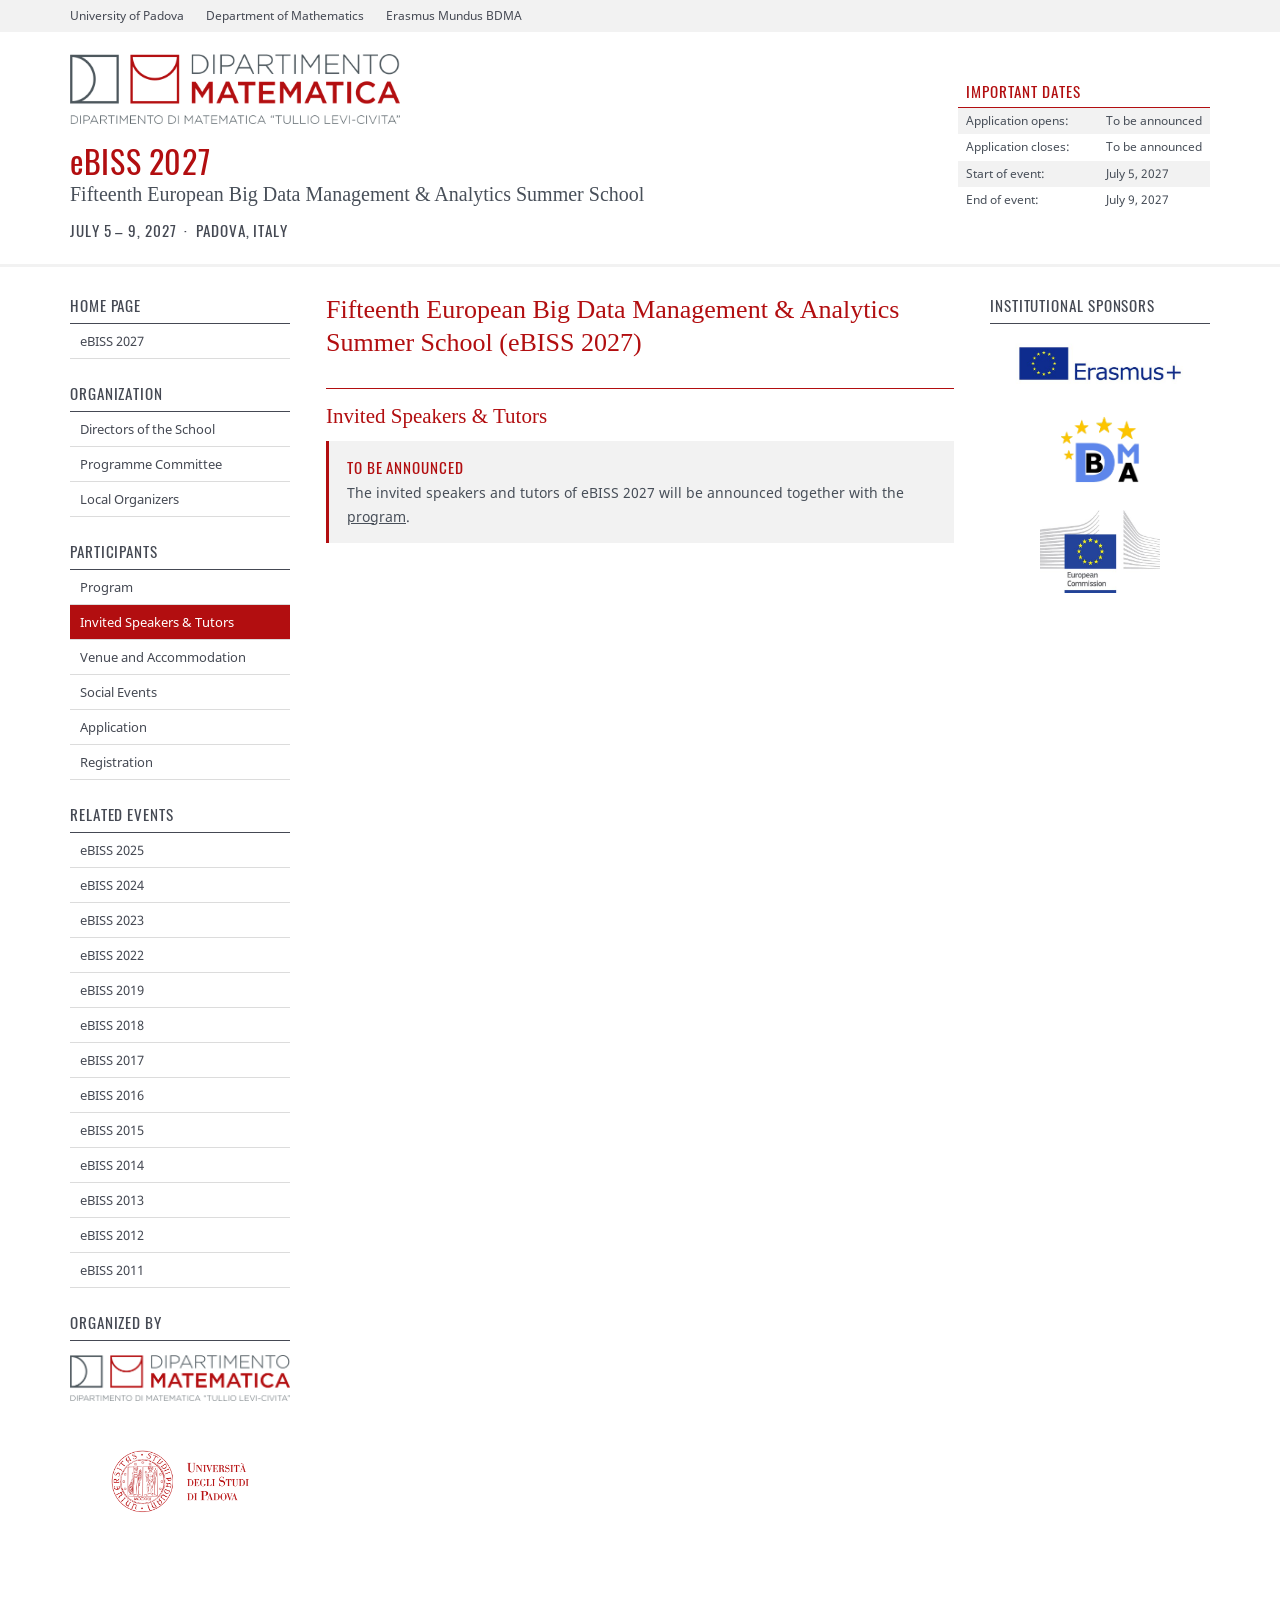
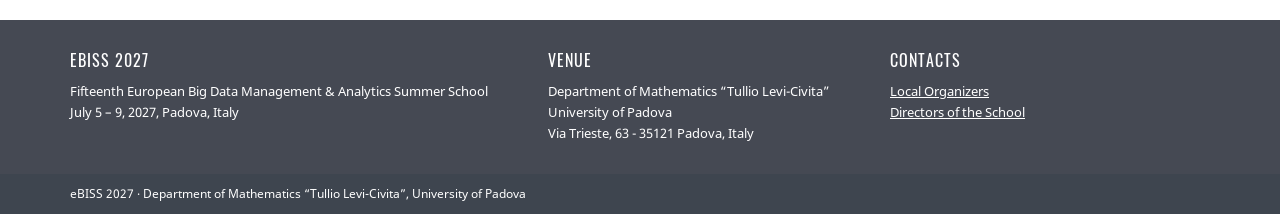
<file: speakers.html>
<!DOCTYPE html>
<html lang="en">
<head>
	<meta charset="utf-8">
	<meta name="viewport" content="width=device-width, initial-scale=1">
	<title>Fifteenth European Big Data Management &amp; Analytics Summer School (eBISS 2027)</title>
	<meta name="description" content="Fifteenth European Big Data Management &amp; Analytics Summer School (eBISS 2027), July 5 &ndash; 9, 2027, Padova, Italy">
	<meta name="keywords" content="eBISS 2027 Big Data Management &amp; Analytics Summer School European Padova">
	<meta name="robots" content="index, follow">
	<link rel="stylesheet" type="text/css" href="ebiss.css">
</head>
<body>
<a class="skip" href="#contentcolumn">Skip to content</a>

<!-- ============ HEADER (same on every page) ============ -->
<div id="header">
	<div id="topbar">
		<ul>
			<li><a href="https://www.unipd.it/en/" target="_blank" rel="noopener">University of Padova</a></li>
			<li><a href="https://www.math.unipd.it/en/" target="_blank" rel="noopener">Department of Mathematics</a></li>
			<li><a href="https://bdma.ulb.ac.be/" target="_blank" rel="noopener">Erasmus Mundus BDMA</a></li>
		</ul>
	</div>
	<div id="header-inner">
		<div id="logo">
			<a href="https://www.math.unipd.it/en/" target="_blank" rel="noopener"><img class="dm-logo" src="files/logos/dm-unipd.png" width="330" height="70" alt="Department of Mathematics &ldquo;Tullio Levi-Civita&rdquo;, University of Padova"></a>
			<a href="index.html">
				<span class="school-name">eBISS 2027</span>
				<span class="school-title">Fifteenth European Big Data Management &amp; Analytics Summer School</span>
				<span class="school-when">July 5 &ndash; 9, 2027 &nbsp;&middot;&nbsp; Padova, Italy</span>
			</a>
		</div>
		<div id="header-right">
			<table>
				<thead>
				<tr><th colspan="2">Important Dates</th></tr>
				</thead>
				<tbody>
				<tr class="odd"><th>Application opens:</th><td>To be announced</td></tr>
				<tr class="even"><th>Application closes:</th><td>To be announced</td></tr>
				<tr class="odd"><th>Start of event:</th><td>July 5, 2027</td></tr>
				<tr class="even"><th>End of event:</th><td>July 9, 2027</td></tr>
				</tbody>
			</table>
		</div>
	</div>
</div>

<div id="container">

<!-- ============ MAIN CONTENT ============ -->
<div id="contentwrapper">
	<div id="contentcolumn">
		<div class="innertube">
<h1>Fifteenth European Big Data Management &amp; Analytics Summer School (eBISS 2027)</h1>
<h2>Invited Speakers &amp; Tutors</h2>

<div class="notice">
	<strong>To be announced</strong>
	The invited speakers and tutors of eBISS 2027 will be announced together with the <a href="program.html">program</a>.
</div>

<!-- When the speakers are known, replace the notice above with a list like this
     (same markup as directors.html and locals.html):

<ul class="people">
<li id="name-surname">
	<img class="photo" src="files/people/name-surname.jpg" width="120" height="150" alt="Name Surname">
	<div>
		<h3>Name Surname</h3>
		<div class="affiliation">University, Country</div>
		<p>Short biography.</p>
		<p>Email: <a href="mailto:...">...</a><br>Web: <a href="...">...</a></p>
		<p><b>Lecture: Title of the lecture</b></p>
		<p><b>Abstract</b> Text of the abstract.</p>
	</div>
</li>
</ul>
-->
		</div>
	</div>
</div>

<!-- ============ LEFT COLUMN: menu (same on every page) ============ -->
<div id="leftcolumn">
	<input type="checkbox" id="menu-check" aria-label="Show the menu">
	<label id="menu-toggle" for="menu-check">&#9776;&nbsp; Menu</label>
	<div class="innertube">
		<ul>
			<li><div>Home page</div>
			<ul>
				<li><a href="index.html">eBISS 2027</a></li>
			</ul>
			</li>
			<li><div>Organization</div>
			<ul>
				<li><a href="directors.html">Directors of the School</a></li>
				<li><a href="committee.html">Programme Committee</a></li>
				<li><a href="locals.html">Local Organizers</a></li>
			</ul>
			</li>
			<li><div>Participants</div>
			<ul>
				<li><a href="program.html">Program</a></li>
				<li class="selected"><a href="speakers.html" aria-current="page">Invited Speakers &amp; Tutors</a></li>
				<li><a href="venue.html">Venue and Accommodation</a></li>
				<li><a href="social_events.html">Social Events</a></li>
				<li><a href="application.html">Application</a></li>
				<li><a href="registration.html">Registration</a></li>
			</ul>
			</li>
			<li><div>Related Events</div>
			<ul>
				<li><a href="http://cs.ulb.ac.be/conferences/ebiss2025/" target="_blank" rel="noopener">eBISS 2025</a></li>
				<li><a href="http://cs.ulb.ac.be/conferences/ebiss2024/" target="_blank" rel="noopener">eBISS 2024</a></li>
				<li><a href="http://cs.ulb.ac.be/conferences/ebiss2023/" target="_blank" rel="noopener">eBISS 2023</a></li>
				<li><a href="http://cs.ulb.ac.be/conferences/ebiss2022/" target="_blank" rel="noopener">eBISS 2022</a></li>
				<li><a href="http://cs.ulb.ac.be/conferences/ebiss2019/" target="_blank" rel="noopener">eBISS 2019</a></li>
				<li><a href="http://cs.ulb.ac.be/conferences/ebiss2018/" target="_blank" rel="noopener">eBISS 2018</a></li>
				<li><a href="http://cs.ulb.ac.be/conferences/ebiss2017/" target="_blank" rel="noopener">eBISS 2017</a></li>
				<li><a href="http://cs.ulb.ac.be/conferences/ebiss2016/" target="_blank" rel="noopener">eBISS 2016</a></li>
				<li><a href="http://cs.ulb.ac.be/conferences/ebiss2015/" target="_blank" rel="noopener">eBISS 2015</a></li>
				<li><a href="http://cs.ulb.ac.be/conferences/ebiss2014/" target="_blank" rel="noopener">eBISS 2014</a></li>
				<li><a href="http://cs.ulb.ac.be/conferences/ebiss2013/" target="_blank" rel="noopener">eBISS 2013</a></li>
				<li><a href="http://cs.ulb.ac.be/conferences/ebiss2012/" target="_blank" rel="noopener">eBISS 2012</a></li>
				<li><a href="http://cs.ulb.ac.be/conferences/ebiss2011/" target="_blank" rel="noopener">eBISS 2011</a></li>
			</ul>
			</li>
			<li><div>Organized by</div>
			<ul class="logo">
				<li><a href="https://www.math.unipd.it/en/" target="_blank" rel="noopener"><img src="files/logos/dm-unipd.png" width="220" height="46" alt="Department of Mathematics &ldquo;Tullio Levi-Civita&rdquo;"></a></li>
				<li><a href="https://www.unipd.it/en/" target="_blank" rel="noopener"><img src="files/logos/unipd.png" width="170" height="123" alt="University of Padova"></a></li>
			</ul>
			</li>
		</ul>
	</div>
</div>

<!-- ============ RIGHT COLUMN: sponsors (same on every page) ============ -->
<div id="rightcolumn">
	<div class="innertube">
		<div class="sponsors">
			<h3>Institutional sponsors</h3>
			<p><a href="https://erasmus-plus.ec.europa.eu/" target="_blank" rel="noopener"><img width="180" height="51" src="files/logos/erasmus-plus.jpg" alt="Erasmus+"></a></p>
			<p><a href="https://bdma.ulb.ac.be" target="_blank" rel="noopener"><img width="80" height="67" src="files/logos/bdma.png" alt="Big Data Management and Analytics (BDMA)"></a></p>
			<p><a href="https://ec.europa.eu" target="_blank" rel="noopener"><img width="120" height="83" src="files/logos/ec.jpg" alt="European Commission"></a></p>
		</div>
	</div>
</div>

</div>

<!-- ============ FOOTER (same on every page) ============ -->
<div id="footer">
	<div id="footer-top">
		<div>
			<h2>eBISS 2027</h2>
			<ul>
				<li>Fifteenth European Big Data Management &amp; Analytics Summer School</li>
				<li>July 5 &ndash; 9, 2027, Padova, Italy</li>
			</ul>
		</div>
		<div>
			<h2>Venue</h2>
			<ul>
				<li>Department of Mathematics &ldquo;Tullio Levi-Civita&rdquo;</li>
				<li>University of Padova</li>
				<li>Via Trieste, 63 - 35121 Padova, Italy</li>
			</ul>
		</div>
		<div>
			<h2>Contacts</h2>
			<ul>
				<li><a href="locals.html">Local Organizers</a></li>
				<li><a href="directors.html">Directors of the School</a></li>
			</ul>
		</div>
	</div>
	<div id="footer-bottom"><p>eBISS 2027 &middot; Department of Mathematics &ldquo;Tullio Levi-Civita&rdquo;, University of Padova</p></div>
</div>

</body>
</html>
</file>
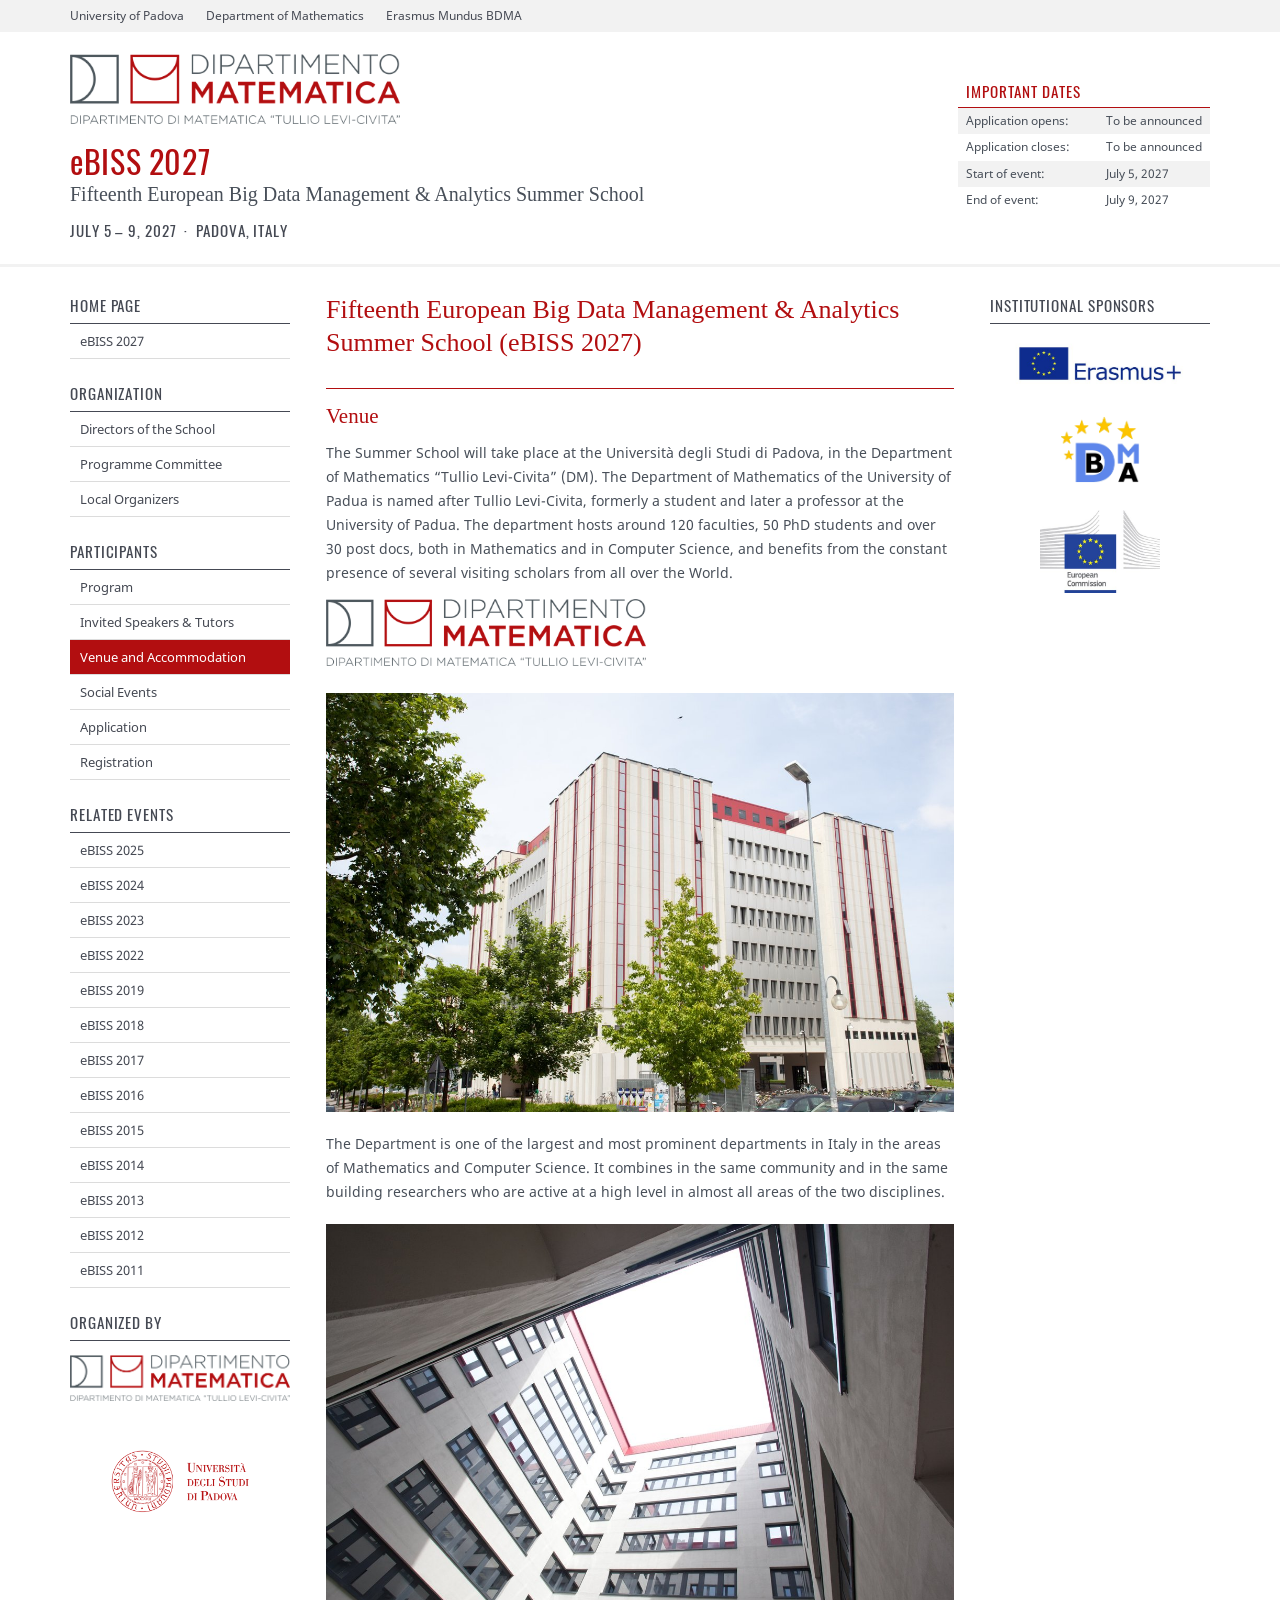
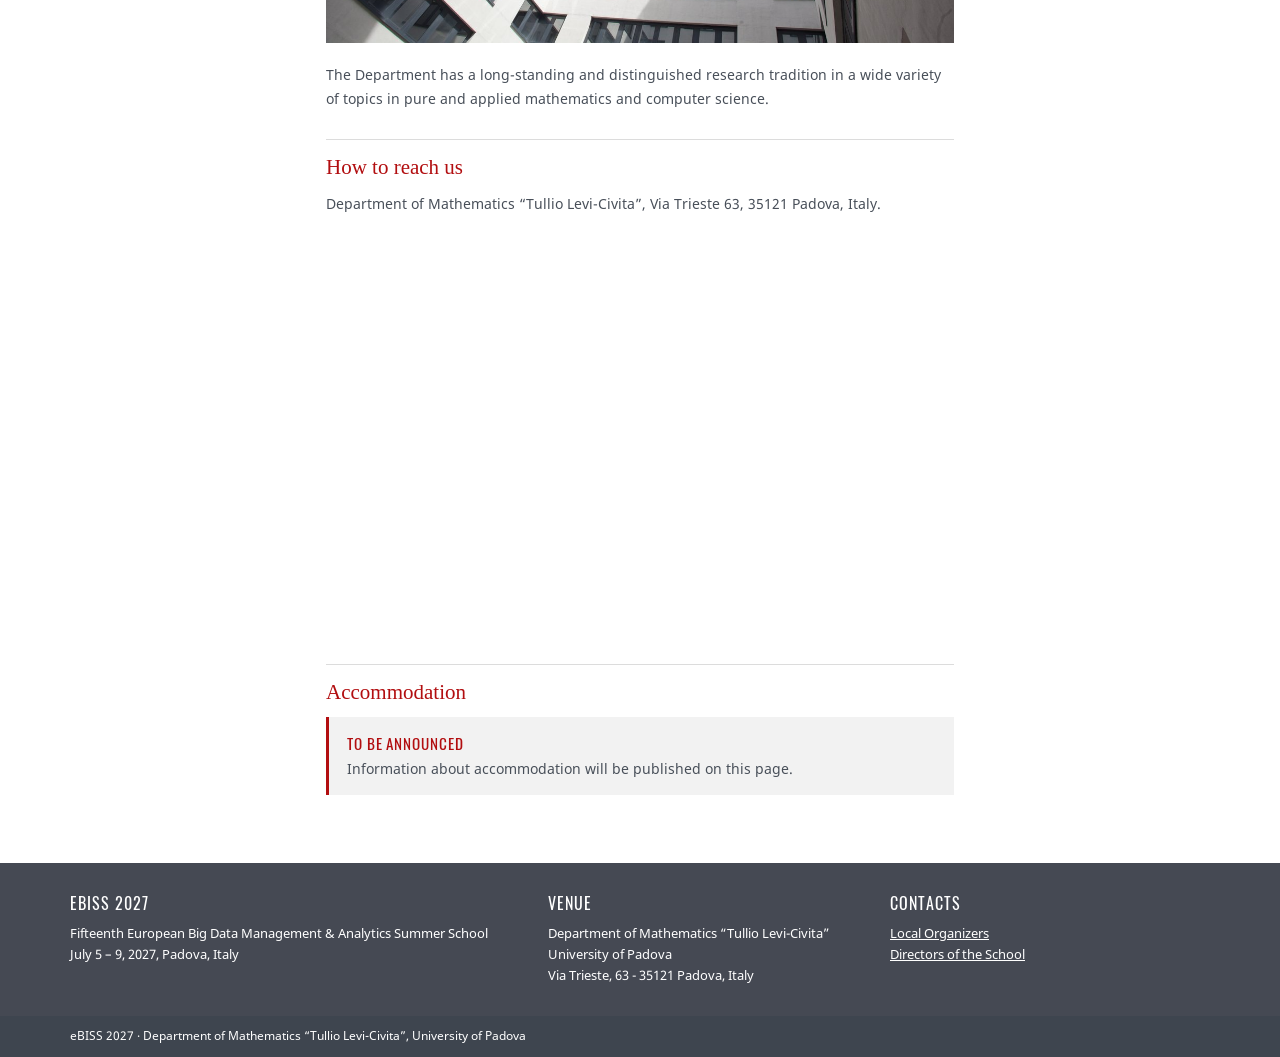
<file: venue.html>
<!DOCTYPE html>
<html lang="en">
<head>
	<meta charset="utf-8">
	<meta name="viewport" content="width=device-width, initial-scale=1">
	<title>Fifteenth European Big Data Management &amp; Analytics Summer School (eBISS 2027)</title>
	<meta name="description" content="Fifteenth European Big Data Management &amp; Analytics Summer School (eBISS 2027), July 5 &ndash; 9, 2027, Padova, Italy">
	<meta name="keywords" content="eBISS 2027 Big Data Management &amp; Analytics Summer School European Padova">
	<meta name="robots" content="index, follow">
	<link rel="stylesheet" type="text/css" href="ebiss.css">
</head>
<body>
<a class="skip" href="#contentcolumn">Skip to content</a>

<!-- ============ HEADER (same on every page) ============ -->
<div id="header">
	<div id="topbar">
		<ul>
			<li><a href="https://www.unipd.it/en/" target="_blank" rel="noopener">University of Padova</a></li>
			<li><a href="https://www.math.unipd.it/en/" target="_blank" rel="noopener">Department of Mathematics</a></li>
			<li><a href="https://bdma.ulb.ac.be/" target="_blank" rel="noopener">Erasmus Mundus BDMA</a></li>
		</ul>
	</div>
	<div id="header-inner">
		<div id="logo">
			<a href="https://www.math.unipd.it/en/" target="_blank" rel="noopener"><img class="dm-logo" src="files/logos/dm-unipd.png" width="330" height="70" alt="Department of Mathematics &ldquo;Tullio Levi-Civita&rdquo;, University of Padova"></a>
			<a href="index.html">
				<span class="school-name">eBISS 2027</span>
				<span class="school-title">Fifteenth European Big Data Management &amp; Analytics Summer School</span>
				<span class="school-when">July 5 &ndash; 9, 2027 &nbsp;&middot;&nbsp; Padova, Italy</span>
			</a>
		</div>
		<div id="header-right">
			<table>
				<thead>
				<tr><th colspan="2">Important Dates</th></tr>
				</thead>
				<tbody>
				<tr class="odd"><th>Application opens:</th><td>To be announced</td></tr>
				<tr class="even"><th>Application closes:</th><td>To be announced</td></tr>
				<tr class="odd"><th>Start of event:</th><td>July 5, 2027</td></tr>
				<tr class="even"><th>End of event:</th><td>July 9, 2027</td></tr>
				</tbody>
			</table>
		</div>
	</div>
</div>

<div id="container">

<!-- ============ MAIN CONTENT ============ -->
<div id="contentwrapper">
	<div id="contentcolumn">
		<div class="innertube">
<h1>Fifteenth European Big Data Management &amp; Analytics Summer School (eBISS 2027)</h1>
<h2>Venue</h2>

<p>The Summer School will take place at the Università degli Studi di Padova, in the Department of Mathematics &ldquo;Tullio Levi-Civita&rdquo; (DM). The Department of Mathematics of the University of Padua is named after Tullio Levi-Civita, formerly a student and later a professor at the University of Padua. The department hosts around 120 faculties, 50 PhD students and over 30 post docs, both in Mathematics and in Computer Science, and benefits from the constant presence of several visiting scholars from all over the World.</p>

<p><img src="files/logos/dm-unipd.png" width="320" height="68" alt="Department of Mathematics &ldquo;Tullio Levi-Civita&rdquo;, University of Padova"></p>

<figure>
	<img src="files/photos/department-1.jpg" width="1200" height="800" alt="The Department of Mathematics of the University of Padova">
</figure>

<p>The Department is one of the largest and most prominent departments in Italy in the areas of Mathematics and Computer Science. It combines in the same community and in the same building researchers who are active at a high level in almost all areas of the two disciplines.</p>

<figure>
	<img src="files/photos/department-2.jpg" width="1200" height="800" alt="The Department of Mathematics of the University of Padova">
</figure>

<p>The Department has a long-standing and distinguished research tradition in a wide variety of topics in pure and applied mathematics and computer science.</p>

<h2>How to reach us</h2>

<p>Department of Mathematics &ldquo;Tullio Levi-Civita&rdquo;, Via Trieste 63, 35121 Padova, Italy.</p>

<iframe class="map" title="Map of the Department of Mathematics, Padova" src="https://www.google.com/maps/embed?pb=!1m14!1m8!1m3!1d11203.634985371733!2d11.8875698!3d45.4111797!3m2!1i1024!2i768!4f13.1!3m3!1m2!1s0x477eda58b5bcbb81%3A0xfe272ff292c152dd!2sDepartment%20of%20Mathematics%20%22Tullio%20Levi-Civita%22%20-%20DM!5e0!3m2!1sen!2sit!4v1704550589652!5m2!1sen!2sit" allowfullscreen loading="lazy" referrerpolicy="no-referrer-when-downgrade"></iframe>

<h2>Accommodation</h2>

<div class="notice">
	<strong>To be announced</strong>
	Information about accommodation will be published on this page.
</div>
		</div>
	</div>
</div>

<!-- ============ LEFT COLUMN: menu (same on every page) ============ -->
<div id="leftcolumn">
	<input type="checkbox" id="menu-check" aria-label="Show the menu">
	<label id="menu-toggle" for="menu-check">&#9776;&nbsp; Menu</label>
	<div class="innertube">
		<ul>
			<li><div>Home page</div>
			<ul>
				<li><a href="index.html">eBISS 2027</a></li>
			</ul>
			</li>
			<li><div>Organization</div>
			<ul>
				<li><a href="directors.html">Directors of the School</a></li>
				<li><a href="committee.html">Programme Committee</a></li>
				<li><a href="locals.html">Local Organizers</a></li>
			</ul>
			</li>
			<li><div>Participants</div>
			<ul>
				<li><a href="program.html">Program</a></li>
				<li><a href="speakers.html">Invited Speakers &amp; Tutors</a></li>
				<li class="selected"><a href="venue.html" aria-current="page">Venue and Accommodation</a></li>
				<li><a href="social_events.html">Social Events</a></li>
				<li><a href="application.html">Application</a></li>
				<li><a href="registration.html">Registration</a></li>
			</ul>
			</li>
			<li><div>Related Events</div>
			<ul>
				<li><a href="http://cs.ulb.ac.be/conferences/ebiss2025/" target="_blank" rel="noopener">eBISS 2025</a></li>
				<li><a href="http://cs.ulb.ac.be/conferences/ebiss2024/" target="_blank" rel="noopener">eBISS 2024</a></li>
				<li><a href="http://cs.ulb.ac.be/conferences/ebiss2023/" target="_blank" rel="noopener">eBISS 2023</a></li>
				<li><a href="http://cs.ulb.ac.be/conferences/ebiss2022/" target="_blank" rel="noopener">eBISS 2022</a></li>
				<li><a href="http://cs.ulb.ac.be/conferences/ebiss2019/" target="_blank" rel="noopener">eBISS 2019</a></li>
				<li><a href="http://cs.ulb.ac.be/conferences/ebiss2018/" target="_blank" rel="noopener">eBISS 2018</a></li>
				<li><a href="http://cs.ulb.ac.be/conferences/ebiss2017/" target="_blank" rel="noopener">eBISS 2017</a></li>
				<li><a href="http://cs.ulb.ac.be/conferences/ebiss2016/" target="_blank" rel="noopener">eBISS 2016</a></li>
				<li><a href="http://cs.ulb.ac.be/conferences/ebiss2015/" target="_blank" rel="noopener">eBISS 2015</a></li>
				<li><a href="http://cs.ulb.ac.be/conferences/ebiss2014/" target="_blank" rel="noopener">eBISS 2014</a></li>
				<li><a href="http://cs.ulb.ac.be/conferences/ebiss2013/" target="_blank" rel="noopener">eBISS 2013</a></li>
				<li><a href="http://cs.ulb.ac.be/conferences/ebiss2012/" target="_blank" rel="noopener">eBISS 2012</a></li>
				<li><a href="http://cs.ulb.ac.be/conferences/ebiss2011/" target="_blank" rel="noopener">eBISS 2011</a></li>
			</ul>
			</li>
			<li><div>Organized by</div>
			<ul class="logo">
				<li><a href="https://www.math.unipd.it/en/" target="_blank" rel="noopener"><img src="files/logos/dm-unipd.png" width="220" height="46" alt="Department of Mathematics &ldquo;Tullio Levi-Civita&rdquo;"></a></li>
				<li><a href="https://www.unipd.it/en/" target="_blank" rel="noopener"><img src="files/logos/unipd.png" width="170" height="123" alt="University of Padova"></a></li>
			</ul>
			</li>
		</ul>
	</div>
</div>

<!-- ============ RIGHT COLUMN: sponsors (same on every page) ============ -->
<div id="rightcolumn">
	<div class="innertube">
		<div class="sponsors">
			<h3>Institutional sponsors</h3>
			<p><a href="https://erasmus-plus.ec.europa.eu/" target="_blank" rel="noopener"><img width="180" height="51" src="files/logos/erasmus-plus.jpg" alt="Erasmus+"></a></p>
			<p><a href="https://bdma.ulb.ac.be" target="_blank" rel="noopener"><img width="80" height="67" src="files/logos/bdma.png" alt="Big Data Management and Analytics (BDMA)"></a></p>
			<p><a href="https://ec.europa.eu" target="_blank" rel="noopener"><img width="120" height="83" src="files/logos/ec.jpg" alt="European Commission"></a></p>
		</div>
	</div>
</div>

</div>

<!-- ============ FOOTER (same on every page) ============ -->
<div id="footer">
	<div id="footer-top">
		<div>
			<h2>eBISS 2027</h2>
			<ul>
				<li>Fifteenth European Big Data Management &amp; Analytics Summer School</li>
				<li>July 5 &ndash; 9, 2027, Padova, Italy</li>
			</ul>
		</div>
		<div>
			<h2>Venue</h2>
			<ul>
				<li>Department of Mathematics &ldquo;Tullio Levi-Civita&rdquo;</li>
				<li>University of Padova</li>
				<li>Via Trieste, 63 - 35121 Padova, Italy</li>
			</ul>
		</div>
		<div>
			<h2>Contacts</h2>
			<ul>
				<li><a href="locals.html">Local Organizers</a></li>
				<li><a href="directors.html">Directors of the School</a></li>
			</ul>
		</div>
	</div>
	<div id="footer-bottom"><p>eBISS 2027 &middot; Department of Mathematics &ldquo;Tullio Levi-Civita&rdquo;, University of Padova</p></div>
</div>

</body>
</html>
</file>
<file: ebiss.css>
/* eBISS 2027 - stylesheet
   Layout: three columns as in the previous eBISS sites (header, left menu, content, right column).
   Palette and typography: Department of Mathematics "Tullio Levi-Civita", University of Padova. */

@font-face { font-family: 'Oswald'; src: url('fonts/Oswald-Regular.ttf'); font-weight: normal; font-style: normal; font-display: swap; }
@font-face { font-family: 'Oswald'; src: url('fonts/Oswald-Bold.ttf'); font-weight: bold; font-style: normal; font-display: swap; }
@font-face { font-family: 'Noto Sans'; src: url('fonts/NotoSans-Regular.ttf'); font-weight: normal; font-style: normal; font-display: swap; }
@font-face { font-family: 'Noto Sans'; src: url('fonts/NotoSans-Italic.ttf'); font-weight: normal; font-style: italic; font-display: swap; }
@font-face { font-family: 'Noto Sans'; src: url('fonts/NotoSans-Bold.ttf'); font-weight: bold; font-style: normal; font-display: swap; }
@font-face { font-family: 'Noto Sans'; src: url('fonts/NotoSans-BoldItalic.ttf'); font-weight: bold; font-style: italic; font-display: swap; }

:root {
  --red: #b20e10;          /* UniPD red: headings, hover, accents */
  --text: #484f59;         /* body text */
  --dark: #454953;         /* menu text, footer background */
  --darker: #3e454f;       /* footer bottom */
  --light: #f2f2f2;        /* bars, table stripes */
  --line: #dcdcdc;         /* thin borders */
  --white: #ffffff;
  --sans: 'Noto Sans', Arial, sans-serif;
  --display: 'Oswald', 'Arial Narrow', Arial, sans-serif;
  --serif: 'Times New Roman', Times, serif;
  --page: 1180px;
}

* { box-sizing: border-box; }

html { font-size: 16px; }

body {
  margin: 0;
  padding: 0;
  background: var(--white);
  color: var(--text);
  font-family: var(--sans);
  font-size: 0.875rem;
  line-height: 1.5rem;
}

a { color: inherit; text-decoration: underline; }
a:hover, a:focus { color: var(--red); }

img { max-width: 100%; height: auto; border: 0; }

.skip { position: absolute; left: -9999px; }
.skip:focus { left: 10px; top: 10px; background: var(--white); padding: 8px 12px; z-index: 10; }

/* ---------- TOP BAR ---------- */

#topbar { background: var(--light); font-size: 0.75rem; }
#topbar ul {
  max-width: var(--page);
  margin: 0 auto;
  padding: 4px 20px;
  list-style: none;
  display: flex;
  flex-wrap: wrap;
  gap: 0 22px;
}
#topbar a { text-decoration: none; color: var(--dark); }
#topbar a:hover { color: var(--red); }

/* ---------- HEADER ---------- */

#header { border-bottom: 3px solid var(--light); }

#header-inner {
  max-width: var(--page);
  margin: 0 auto;
  padding: 22px 20px;
  display: flex;
  flex-wrap: wrap;
  align-items: center;
  justify-content: space-between;
  gap: 24px 40px;
}

#logo { flex: 1 1 420px; min-width: 0; }
#logo a { text-decoration: none; }
#logo .dm-logo { display: block; width: 330px; max-width: 100%; margin-bottom: 18px; }
#logo .school-name {
  display: block;
  font-family: var(--display);
  font-size: 2rem;
  line-height: 2.4rem;
  letter-spacing: 0.02em;
  color: var(--red);
  text-transform: none;
}
#logo .school-title {
  display: block;
  font-family: var(--serif);
  font-size: 1.25rem;
  line-height: 1.6rem;
  color: var(--text);
  margin-top: 2px;
}
#logo .school-when {
  display: block;
  font-family: var(--display);
  font-size: 0.95rem;
  letter-spacing: 0.06em;
  text-transform: uppercase;
  color: var(--dark);
  margin-top: 10px;
}

#header-right { flex: 0 1 auto; font-size: 0.75rem; line-height: 1.15rem; }
#header-right table { border-collapse: collapse; width: 100%; }
#header-right thead th {
  font-family: var(--display);
  font-size: 0.95rem;
  font-weight: normal;
  letter-spacing: 0.06em;
  text-transform: uppercase;
  text-align: left;
  color: var(--red);
  padding: 0 8px 6px 8px;
  border-bottom: 1px solid var(--red);
}
#header-right tbody th { font-weight: normal; text-align: left; padding: 4px 28px 4px 8px; }
#header-right tbody td { padding: 4px 8px; white-space: nowrap; }
#header-right tr.odd { background: var(--light); }
#header-right p { margin: 8px 8px 0 8px; max-width: 300px; color: #666666; text-align: left; }

/* ---------- THREE COLUMNS ---------- */

#container {
  max-width: var(--page);
  margin: 0 auto;
  padding: 26px 20px 50px 20px;
  display: grid;
  grid-template-columns: 220px minmax(0, 1fr) 220px;
  grid-template-areas: "left content right";
  gap: 36px;
  align-items: start;
}
#contentwrapper { grid-area: content; min-width: 0; }
#leftcolumn { grid-area: left; }
#rightcolumn { grid-area: right; }

.innertube { margin: 0; }

/* ---------- LEFT COLUMN (menu) ---------- */

#menu-toggle { display: none; }
#menu-check { position: absolute; opacity: 0; pointer-events: none; }

#leftcolumn ul { list-style: none; margin: 0; padding: 0; }
#leftcolumn > .innertube > ul > li { margin-bottom: 22px; }
#leftcolumn ul div {
  font-family: var(--display);
  font-size: 0.95rem;
  letter-spacing: 0.06em;
  text-transform: uppercase;
  color: var(--dark);
  padding: 0 0 6px 0;
  border-bottom: 1px solid var(--dark);
}
#leftcolumn ul ul li { border-bottom: 1px solid var(--line); }
#leftcolumn ul ul a {
  display: block;
  padding: 7px 10px;
  font-size: 0.8125rem;
  line-height: 1.25rem;
  text-decoration: none;
  color: var(--dark);
}
#leftcolumn ul ul a:hover { background: var(--light); color: var(--red); }
#leftcolumn ul ul li.selected a,
#leftcolumn ul ul li.selected a:hover { background: var(--red); color: var(--white); }
#leftcolumn ul ul.logo li { border: 0; text-align: center; padding: 14px 0 0 0; }
#leftcolumn ul ul.logo a { padding: 0; }
#leftcolumn ul ul.logo a:hover { background: none; }

/* ---------- MAIN CONTENT ---------- */

#contentcolumn h1 {
  font-family: var(--serif);
  font-weight: normal;
  font-size: 1.625rem;
  line-height: 2.1rem;
  color: var(--red);
  margin: 0 0 18px 0;
}
#contentcolumn h2 {
  font-family: var(--serif);
  font-weight: normal;
  font-size: 1.3125rem;
  line-height: 1.875rem;
  color: var(--red);
  margin: 28px 0 10px 0;
  padding-top: 12px;
  border-top: 1px solid var(--line);
}
#contentcolumn h1 + h2 { border-top: 1px solid var(--red); }
#contentcolumn h3 {
  font-family: var(--sans);
  font-size: 1rem;
  font-weight: bold;
  color: var(--dark);
  margin: 22px 0 4px 0;
}
#contentcolumn p { margin: 0 0 14px 0; text-align: left; }
#contentcolumn ul { padding-left: 20px; }
#contentcolumn li { margin-bottom: 6px; }

.notice {
  background: var(--light);
  border-left: 3px solid var(--red);
  padding: 14px 18px;
  margin: 0 0 18px 0;
}
.notice strong {
  display: block;
  font-family: var(--display);
  font-weight: normal;
  font-size: 0.95rem;
  letter-spacing: 0.06em;
  text-transform: uppercase;
  color: var(--red);
  margin-bottom: 2px;
}

.logo-row { display: flex; flex-wrap: wrap; align-items: center; gap: 24px 36px; margin-top: 18px; }
.logo-row img { display: block; }

figure { margin: 20px 0; }
figure img { display: block; width: 100%; }
figcaption { font-size: 0.75rem; color: #666666; margin-top: 4px; }

.gallery { display: grid; grid-template-columns: repeat(auto-fill, minmax(210px, 1fr)); gap: 10px; margin: 16px 0; }
.gallery img { display: block; width: 100%; height: 190px; object-fit: cover; }

.map { width: 100%; height: 400px; border: 0; display: block; margin: 20px 0; }

/* tables in the content (fees, dates) */
table.data { border-collapse: collapse; width: 100%; margin: 14px 0 20px 0; }
table.data th {
  font-family: var(--display);
  font-weight: normal;
  font-size: 0.85rem;
  letter-spacing: 0.05em;
  text-transform: uppercase;
  text-align: left;
  color: var(--white);
  background: var(--dark);
  padding: 8px 10px;
}
table.data td { padding: 8px 10px; border-bottom: 1px solid var(--line); }
table.data tr:nth-child(even) td { background: var(--light); }
.table-scroll { overflow-x: auto; }

/* ---------- PEOPLE LIST ---------- */

ul.people { list-style: none; padding: 0 !important; margin: 0; }
ul.people > li {
  display: grid;
  grid-template-columns: 120px minmax(0, 1fr);
  gap: 0 20px;
  padding: 20px 0;
  margin: 0;
  border-bottom: 1px solid var(--line);
}
ul.people > li:last-child { border-bottom: 0; }
ul.people img.photo { width: 120px; height: 150px; object-fit: cover; object-position: center top; display: block; }
#contentcolumn ul.people h3 { margin-top: 0; }
ul.people .affiliation { font-style: italic; margin-bottom: 10px; }

/* ---------- RIGHT COLUMN ---------- */

#rightcolumn h3 {
  font-family: var(--display);
  font-weight: normal;
  font-size: 0.95rem;
  letter-spacing: 0.06em;
  text-transform: uppercase;
  color: var(--dark);
  margin: 0 0 14px 0;
  padding-bottom: 6px;
  border-bottom: 1px solid var(--dark);
}
#rightcolumn h3 + * { margin-top: 0; }
#rightcolumn .sponsors p { text-align: center; margin: 0 0 20px 0; }

/* ---------- FOOTER ---------- */

#footer { background: var(--dark); color: var(--white); font-size: 0.8125rem; line-height: 1.3rem; }
#footer-top {
  max-width: var(--page);
  margin: 0 auto;
  padding: 30px 20px;
  display: flex;
  flex-wrap: wrap;
  gap: 24px 60px;
}
#footer h2 {
  font-family: var(--display);
  font-weight: normal;
  font-size: 1rem;
  letter-spacing: 0.06em;
  text-transform: uppercase;
  margin: 0 0 10px 0;
}
#footer ul { list-style: none; margin: 0; padding: 0; }
#footer a { color: var(--white); }
#footer a:hover { color: var(--white); text-decoration: none; }
#footer-bottom { background: var(--darker); font-size: 0.75rem; }
#footer-bottom p { max-width: var(--page); margin: 0 auto; padding: 10px 20px; }

/* ---------- SMALLER SCREENS ---------- */

@media screen and (max-width: 1080px) {
  #container {
    grid-template-columns: 220px minmax(0, 1fr);
    grid-template-areas: "left content" "left right";
  }
  #rightcolumn .sponsors { display: flex; flex-wrap: wrap; align-items: center; gap: 10px 30px; }
  #rightcolumn .sponsors h3 { flex: 1 0 100%; }
}

@media screen and (max-width: 800px) {
  #header-inner { padding: 18px 20px; }
  #logo .dm-logo { width: 260px; }
  #logo .school-name { font-size: 1.6rem; line-height: 2rem; }
  #logo .school-title { font-size: 1.1rem; line-height: 1.45rem; }
  #header-right { flex: 1 1 100%; }
  #header-right p { max-width: none; }

  #container {
    grid-template-columns: minmax(0, 1fr);
    grid-template-areas: "left" "content" "right";
    gap: 24px;
    padding-top: 16px;
  }

  #menu-toggle {
    display: block;
    font-family: var(--display);
    font-size: 1rem;
    letter-spacing: 0.06em;
    text-transform: uppercase;
    text-align: left;
    color: var(--white);
    background: var(--dark);
    padding: 10px 14px;
    cursor: pointer;
  }
  /* menu opened and closed without JavaScript: hidden checkbox + label */
  #leftcolumn .innertube { display: none; padding-top: 18px; }
  #menu-check:checked ~ .innertube { display: block; }
  #menu-check:focus-visible + #menu-toggle { outline: 2px solid var(--red); }

  ul.people > li { grid-template-columns: 90px minmax(0, 1fr); gap: 0 14px; }
  ul.people img.photo { width: 90px; height: 112px; }
  .map { height: 320px; }
}

@media print {
  #topbar, #leftcolumn, #rightcolumn, #footer { display: none; }
  #container { display: block; }
}
</file>
